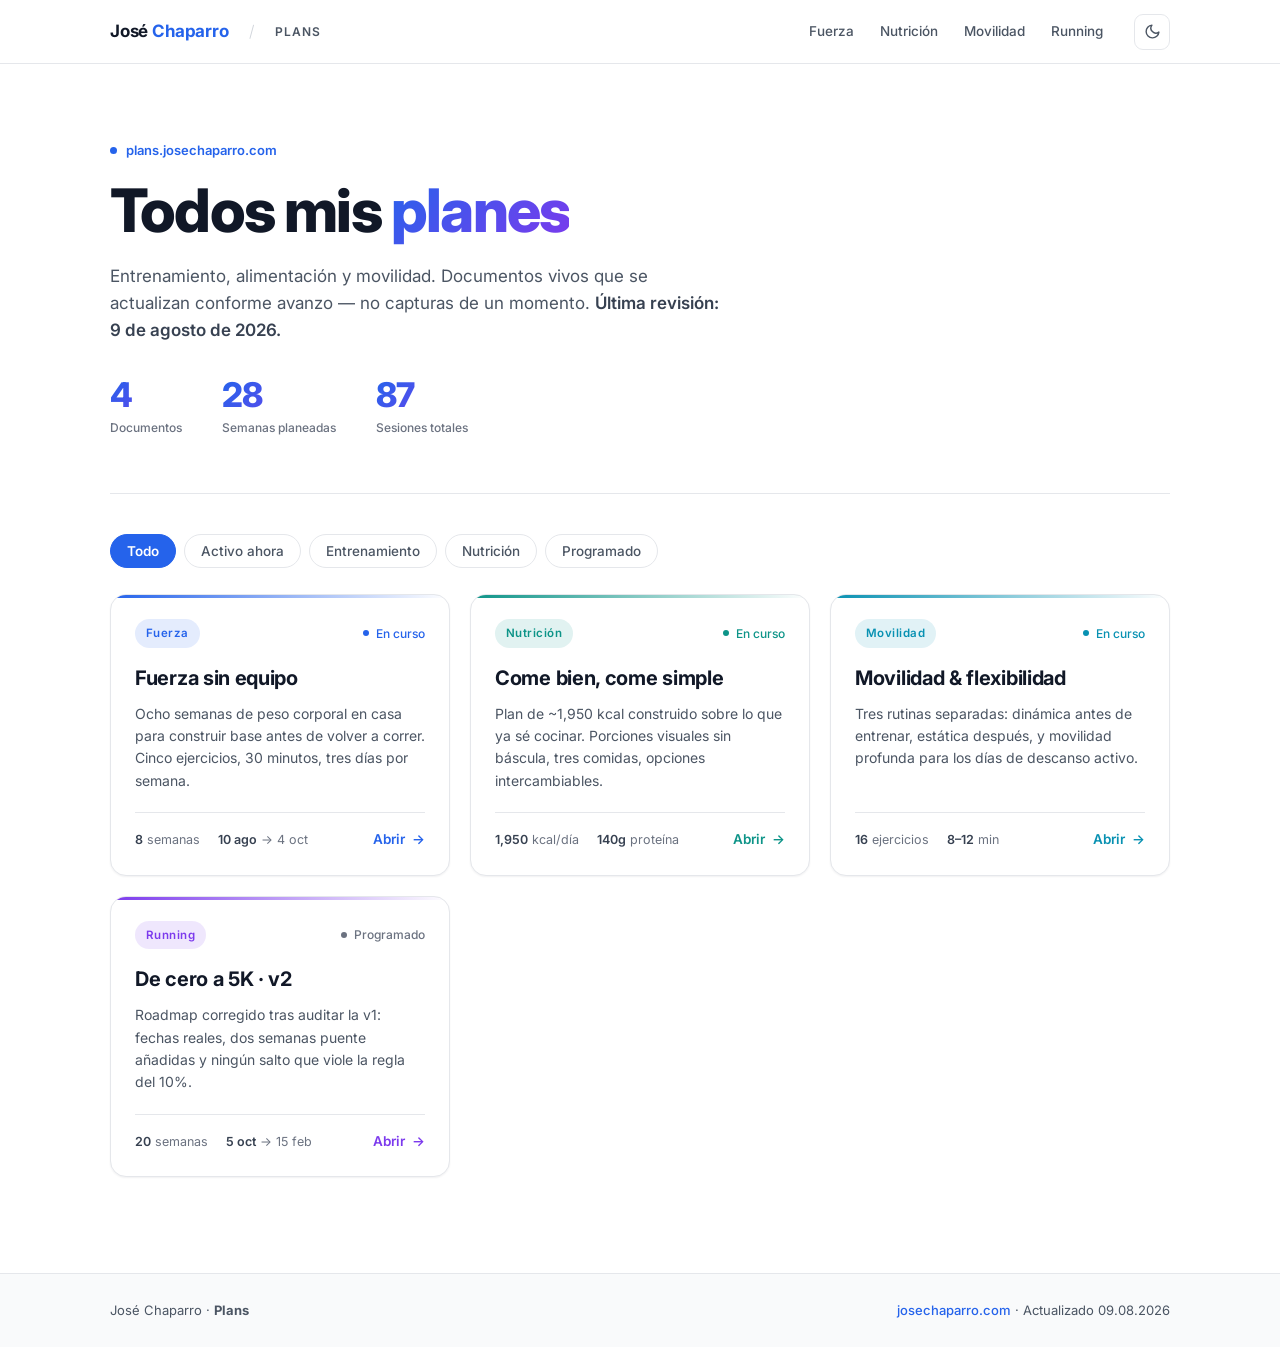
<file: html/index.html>
<!DOCTYPE html>
<html lang="es">
<head>
<meta charset="UTF-8">
<meta name="viewport" content="width=device-width, initial-scale=1.0">
<title>Plans — José Chaparro</title>
<meta name="description" content="Planes de entrenamiento, alimentación y movilidad de José Chaparro. Documentos vivos que se actualizan conforme avanzo.">
<link rel="preconnect" href="https://fonts.googleapis.com">
<link rel="preconnect" href="https://fonts.gstatic.com" crossorigin>
<link href="https://fonts.googleapis.com/css2?family=Inter:wght@300;400;500;600;700;800&display=swap" rel="stylesheet">
<link rel="stylesheet" href="./assets/theme.css?v=2">
<script>
  /* Set the theme before first paint so dark mode never flashes white. */
  (function(){
    try{
      var stored = localStorage.getItem('plans-theme');
      var dark = stored ? stored === 'dark'
                        : window.matchMedia('(prefers-color-scheme: dark)').matches;
      if(dark){ document.documentElement.classList.add('dark'); }
    }catch(e){}
  })();
</script>
<style>
  /* ---------- Hero ---------- */
  .hero {
    padding: 72px 0 56px;
    border-bottom: 1px solid var(--border);
    margin-bottom: 40px;
  }
  .eyebrow {
    display: inline-flex;
    align-items: center;
    gap: 9px;
    font-size: 13px;
    font-weight: 600;
    color: var(--primary);
    margin-bottom: 18px;
  }
  .eyebrow .dot {
    width: 7px; height: 7px;
    border-radius: 50%;
    background: currentColor;
    animation: pulse 2.4s ease-in-out infinite;
  }
  @keyframes pulse { 0%,100%{opacity:1;transform:scale(1)} 50%{opacity:.35;transform:scale(.7)} }

  .hero h1 {
    font-size: clamp(38px, 7vw, 60px);
    font-weight: 800;
    line-height: 1.06;
    letter-spacing: -.03em;
    margin-bottom: 20px;
  }
  .hero p.lede {
    font-size: 17px;
    color: var(--muted);
    max-width: 620px;
    margin-bottom: 34px;
  }
  .hero p.lede b { color: var(--text-soft); font-weight: 600; }

  .stats { display: flex; flex-wrap: wrap; gap: 40px; }
  .stat .n {
    font-size: 34px;
    font-weight: 800;
    line-height: 1;
    letter-spacing: -.02em;
  }
  .stat .l {
    font-size: 12px;
    font-weight: 500;
    color: var(--muted-2);
    margin-top: 6px;
  }

  /* ---------- Filters ---------- */
  .filters {
    display: flex;
    flex-wrap: wrap;
    gap: 8px;
    margin-bottom: 26px;
  }
  .f {
    font-family: inherit;
    font-size: 13.5px;
    font-weight: 500;
    padding: 8px 16px;
    border-radius: 999px;
    border: 1px solid var(--border);
    background: var(--bg);
    color: var(--muted);
    cursor: pointer;
    transition: color .2s, border-color .2s, background-color .2s;
  }
  .f:hover { color: var(--primary); border-color: var(--primary); }
  .f.on {
    background: var(--primary);
    border-color: var(--primary);
    color: #fff;
    font-weight: 600;
  }
  .dark .f.on { color: #111827; }

  /* ---------- Cards ---------- */
  .grid {
    display: grid;
    grid-template-columns: repeat(auto-fill, minmax(310px, 1fr));
    gap: 20px;
  }

  .card {
    position: relative;
    display: flex;
    flex-direction: column;
    min-height: 250px;
    background: var(--bg);
    border: 1px solid var(--border);
    border-radius: var(--radius-lg);
    overflow: hidden;
    text-decoration: none;
    color: inherit;
    box-shadow: var(--shadow-sm);
    transition: transform .25s ease, box-shadow .25s ease, border-color .25s ease;
  }
  .card:hover {
    transform: translateY(-4px);
    box-shadow: var(--shadow-lg);
    border-color: color-mix(in srgb, var(--accent) 45%, var(--border));
  }
  .card::before {
    content: '';
    position: absolute;
    inset: 0 0 auto;
    height: 3px;
    background: linear-gradient(90deg, var(--accent), transparent);
  }

  .card-top {
    display: flex;
    align-items: center;
    justify-content: space-between;
    gap: 12px;
    padding: 24px 24px 0;
  }
  .cat {
    font-size: 11.5px;
    font-weight: 600;
    letter-spacing: .04em;
    padding: 5px 11px;
    border-radius: 999px;
    color: var(--accent);
    background: color-mix(in srgb, var(--accent) 12%, transparent);
  }
  .status {
    display: inline-flex;
    align-items: center;
    gap: 7px;
    font-size: 12px;
    font-weight: 500;
    color: var(--muted-2);
  }
  .status .sd { width: 6px; height: 6px; border-radius: 50%; background: currentColor; }
  .status.live { color: var(--accent); }
  .status.live .sd { animation: ring 2s infinite; }
  @keyframes ring {
    0%   { box-shadow: 0 0 0 0 color-mix(in srgb, var(--accent) 45%, transparent); }
    70%  { box-shadow: 0 0 0 7px transparent; }
    100% { box-shadow: 0 0 0 0 transparent; }
  }

  .card-body { display: flex; flex-direction: column; flex: 1; padding: 14px 24px 24px; }
  .card h3 {
    font-size: 20px;
    font-weight: 700;
    letter-spacing: -.015em;
    margin-bottom: 9px;
  }
  .card p { font-size: 14px; color: var(--muted); flex: 1; }

  .card-foot {
    display: flex;
    align-items: center;
    justify-content: space-between;
    gap: 12px;
    margin-top: 20px;
    padding-top: 16px;
    border-top: 1px solid var(--border);
  }
  .meta { display: flex; gap: 18px; font-size: 12.5px; color: var(--muted-2); }
  .meta b { color: var(--text-soft); font-weight: 600; }
  .go {
    display: inline-flex;
    align-items: center;
    gap: 7px;
    font-size: 13.5px;
    font-weight: 600;
    color: var(--accent);
    transition: gap .2s;
  }
  .card:hover .go { gap: 12px; }

  .empty {
    grid-column: 1 / -1;
    padding: 48px 0;
    text-align: center;
    color: var(--muted-2);
    font-size: 14.5px;
  }

  /* Fallback list shown when theme.js never arrives */
  .card-fallback {
    display: block;
    padding: 22px 24px;
    border: 1px solid var(--border);
    border-radius: var(--radius-lg);
    background: var(--bg);
    color: var(--text);
    font-size: 17px;
    font-weight: 600;
    text-decoration: none;
    box-shadow: var(--shadow-sm);
  }
  .card-fallback:hover { border-color: var(--primary); color: var(--primary); }

  @media (max-width: 600px) {
    .hero { padding: 48px 0 40px; }
    .grid { grid-template-columns: 1fr; }
    .stats { gap: 28px; }
  }
</style>
</head>
<body>

<main class="wrap">

  <section class="hero">
    <div class="eyebrow"><span class="dot"></span> plans.josechaparro.com</div>
    <h1>Todos mis <span class="gradient-text">planes</span></h1>
    <p class="lede">
      Entrenamiento, alimentación y movilidad. Documentos vivos que se actualizan
      conforme avanzo — no capturas de un momento.
      <b>Última revisión: 9 de agosto de 2026.</b>
    </p>
    <div class="stats">
      <!-- Final values are in the markup, not zeros: the counter animation
           overwrites them anyway, and this way the numbers are still right
           if the script never runs. -->
      <div class="stat"><div class="n gradient-text" data-count="4">4</div><div class="l">Documentos</div></div>
      <div class="stat"><div class="n gradient-text" data-count="28">28</div><div class="l">Semanas planeadas</div></div>
      <div class="stat"><div class="n gradient-text" data-count="87">87</div><div class="l">Sesiones totales</div></div>
    </div>
  </section>

  <div class="filters">
    <button class="f on" data-filter="all">Todo</button>
    <button class="f" data-filter="activo">Activo ahora</button>
    <button class="f" data-filter="entrenamiento">Entrenamiento</button>
    <button class="f" data-filter="nutricion">Nutrición</button>
    <button class="f" data-filter="futuro">Programado</button>
  </div>

  <!-- Rendered from the catalogue in theme.js. These links are the fallback:
       if that file fails to load the page still lists every plan instead of
       going blank. renderCards() replaces them. -->
  <div class="grid" id="grid">
    <noscript class="empty">Activá JavaScript para ver la galería completa.</noscript>
    <a class="card-fallback" href="./plan-fuerza-jose.html">Fuerza sin equipo</a>
    <a class="card-fallback" href="./plan-alimenticio-jose.html">Come bien, come simple</a>
    <a class="card-fallback" href="./movilidad-runners.html">Movilidad &amp; flexibilidad</a>
    <a class="card-fallback" href="./running-roadmap-v2.html">De cero a 5K · v2</a>
  </div>

</main>

<footer class="site-footer">
  <div class="footer-inner">
    <div>José Chaparro · <strong>Plans</strong></div>
    <div><a href="https://www.josechaparro.com/">josechaparro.com</a> · Actualizado 09.08.2026</div>
  </div>
</footer>

<script src="./assets/theme.js?v=2"></script>
<script>
(function () {
  'use strict';

  var ACCENT_VAR = {
    strength:  'var(--a-strength)',
    nutrition: 'var(--a-nutrition)',
    mobility:  'var(--a-mobility)',
    running:   'var(--a-running)'
  };

  var grid = document.getElementById('grid');

  /* No catalogue means theme.js never arrived. Leave the fallback links in
     place rather than throwing and wiping the page. */
  if (!window.PlansTheme || !window.PlansTheme.plans) { return; }

  /* Cards come from the shared catalogue in theme.js, so a new plan is
     declared once and appears both here and in the header nav. */
  function renderCards() {
    grid.innerHTML = window.PlansTheme.plans.map(function (plan, i) {
      var meta = plan.meta.map(function (m) {
        return '<span><b>' + m.value + '</b> ' + m.label + '</span>';
      }).join('');

      return '' +
        '<a class="card scroll-reveal" href="./' + plan.file + '"' +
        ' data-tags="' + plan.tags.join(' ') + '"' +
        ' style="--accent:' + ACCENT_VAR[plan.accent] + ';transition-delay:' + (i % 3) * 70 + 'ms">' +
          '<div class="card-top">' +
            '<span class="cat">' + plan.category + '</span>' +
            '<span class="status' + (plan.active ? ' live' : '') + '"><span class="sd"></span>' +
              (plan.active ? 'En curso' : 'Programado') +
            '</span>' +
          '</div>' +
          '<div class="card-body">' +
            '<h3>' + plan.title + '</h3>' +
            '<p>' + plan.summary + '</p>' +
            '<div class="card-foot">' +
              '<div class="meta">' + meta + '</div>' +
              '<span class="go">Abrir <span aria-hidden="true">→</span></span>' +
            '</div>' +
          '</div>' +
        '</a>';
    }).join('');
  }

  function initFilters() {
    var buttons = document.querySelectorAll('.f');
    var cards = Array.prototype.slice.call(grid.querySelectorAll('.card'));

    buttons.forEach(function (btn) {
      btn.addEventListener('click', function () {
        buttons.forEach(function (b) { b.classList.remove('on'); });
        btn.classList.add('on');

        var filter = btn.getAttribute('data-filter');
        var visible = 0;

        cards.forEach(function (card) {
          var tags = card.getAttribute('data-tags') || '';
          var show = filter === 'all' || tags.split(' ').indexOf(filter) !== -1;
          card.style.display = show ? '' : 'none';
          if (show) { visible++; }
        });

        var empty = grid.querySelector('.empty');
        if (!visible && !empty) {
          grid.insertAdjacentHTML('beforeend', '<p class="empty">Nada por acá todavía.</p>');
        } else if (visible && empty) {
          empty.remove();
        }
      });
    });
  }

  function initCounters() {
    var reduced = window.matchMedia('(prefers-reduced-motion: reduce)').matches;

    document.querySelectorAll('[data-count]').forEach(function (el) {
      var target = parseInt(el.getAttribute('data-count'), 10);
      if (reduced) { el.textContent = target; return; }

      var start = null;
      var DURATION = 1400;

      function step(now) {
        if (start === null) { start = now; }
        var progress = Math.min((now - start) / DURATION, 1);
        // easeOutCubic
        var eased = 1 - Math.pow(1 - progress, 3);
        el.textContent = Math.round(target * eased);
        if (progress < 1) { window.requestAnimationFrame(step); }
      }
      window.requestAnimationFrame(step);
    });
  }

  renderCards();
  initFilters();
  initCounters();

  /* The cards were injected after theme.js wired its observer, so reveal
     them here rather than leaving them stuck at opacity 0. */
  window.requestAnimationFrame(function () {
    grid.querySelectorAll('.scroll-reveal').forEach(function (el) {
      el.classList.add('revealed');
    });
  });
})();
</script>
</body>
</html>
</file>
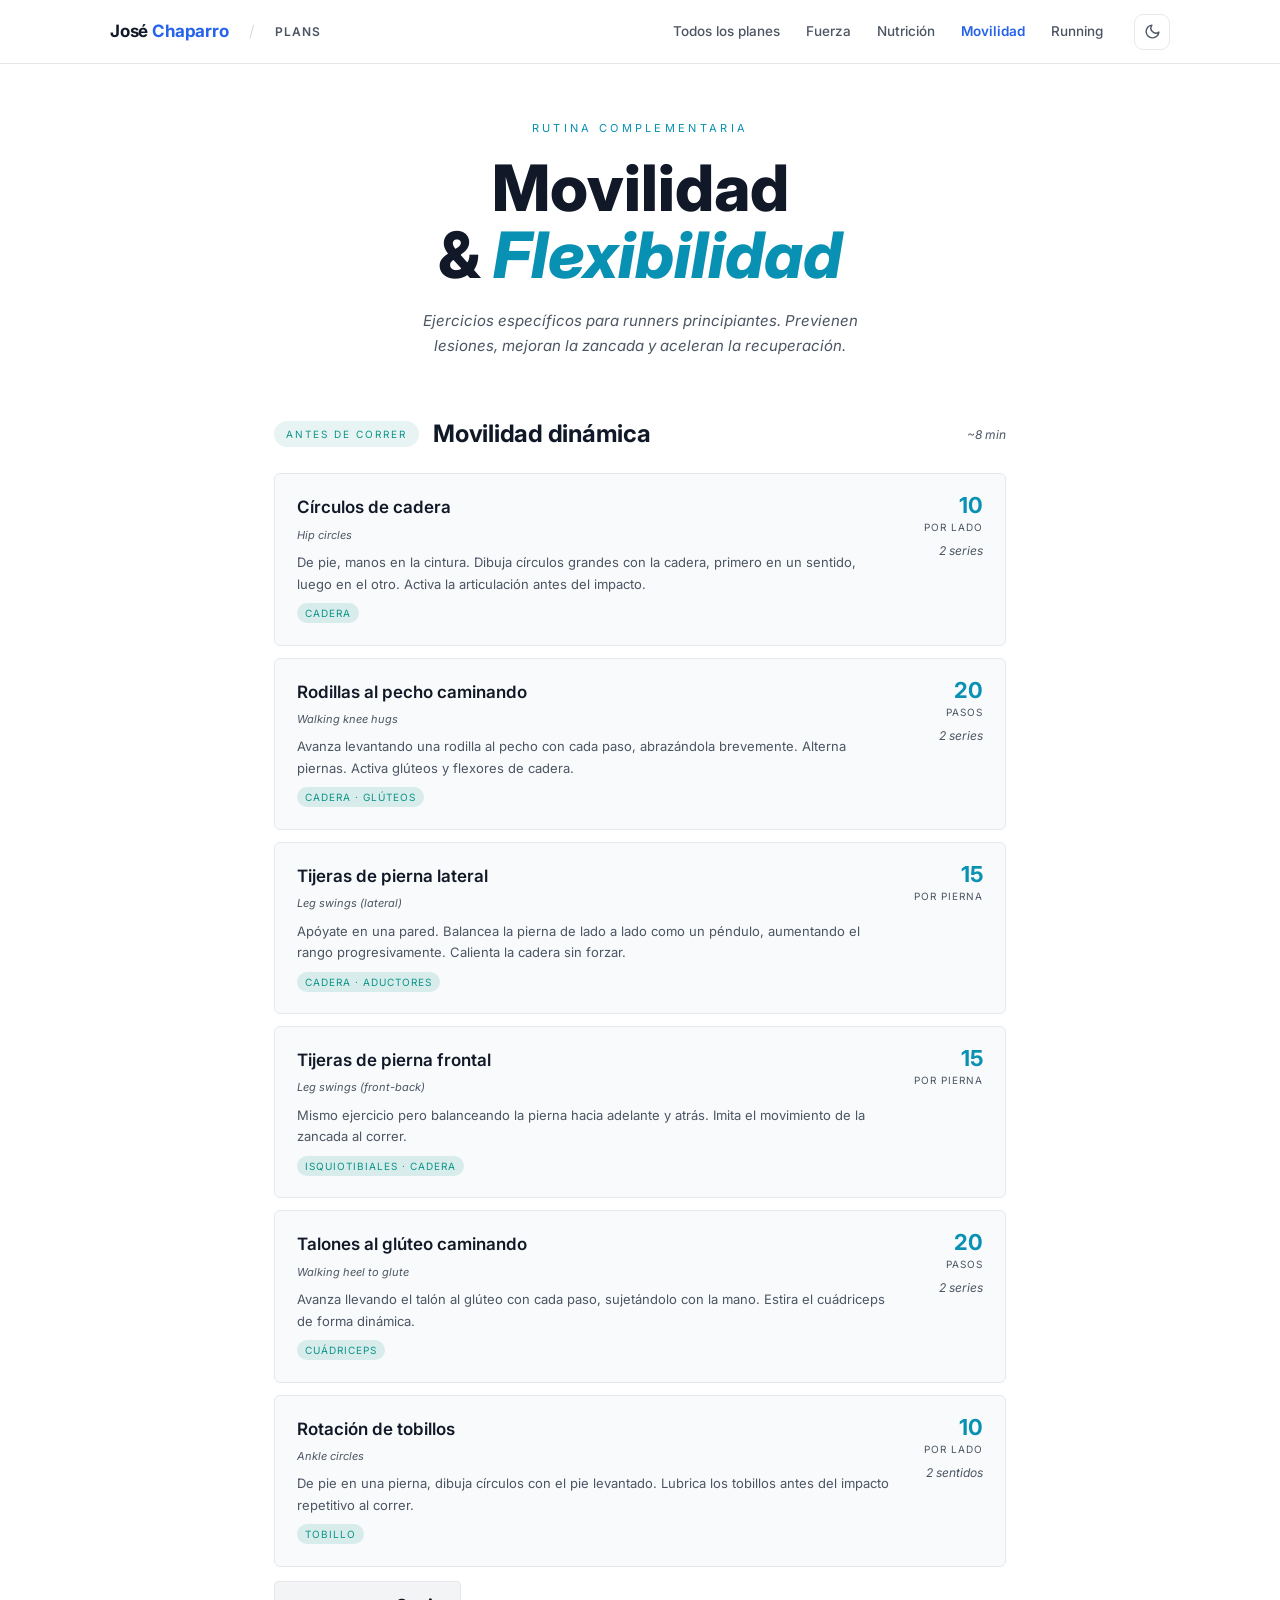
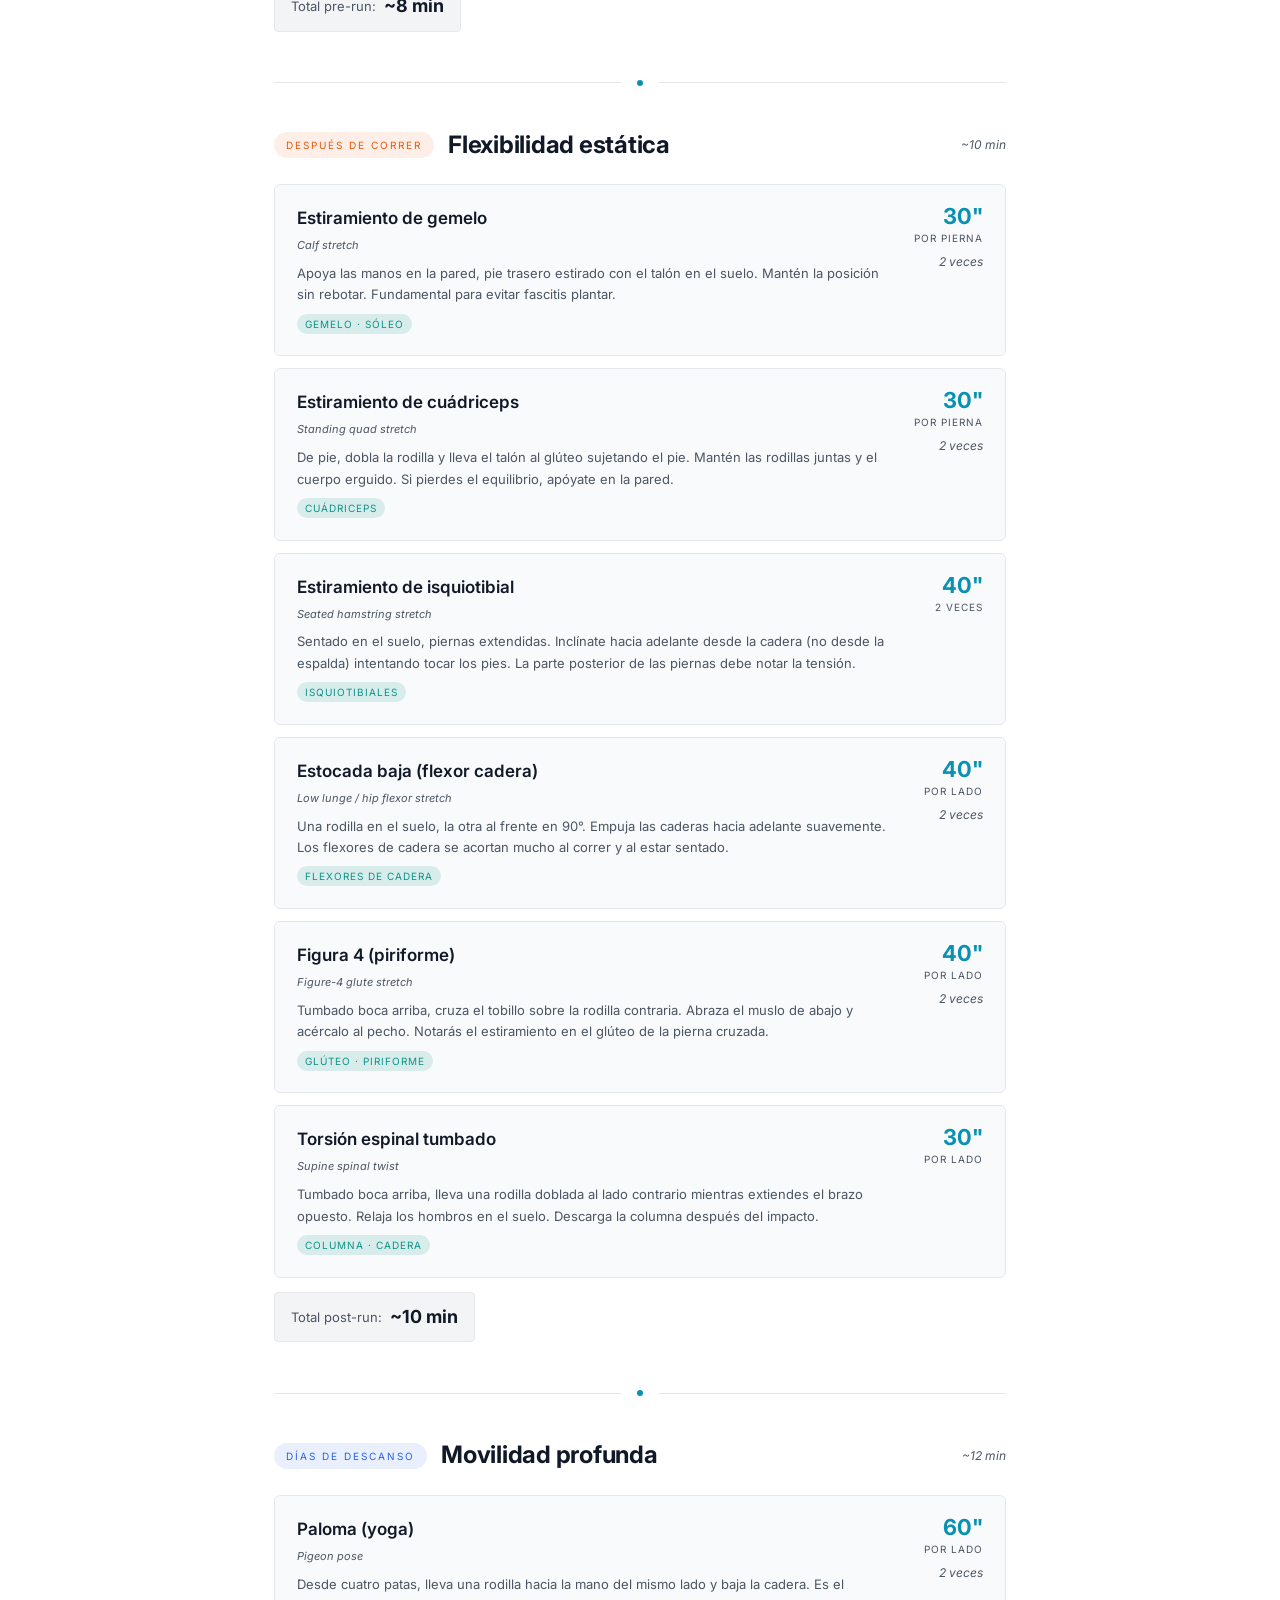
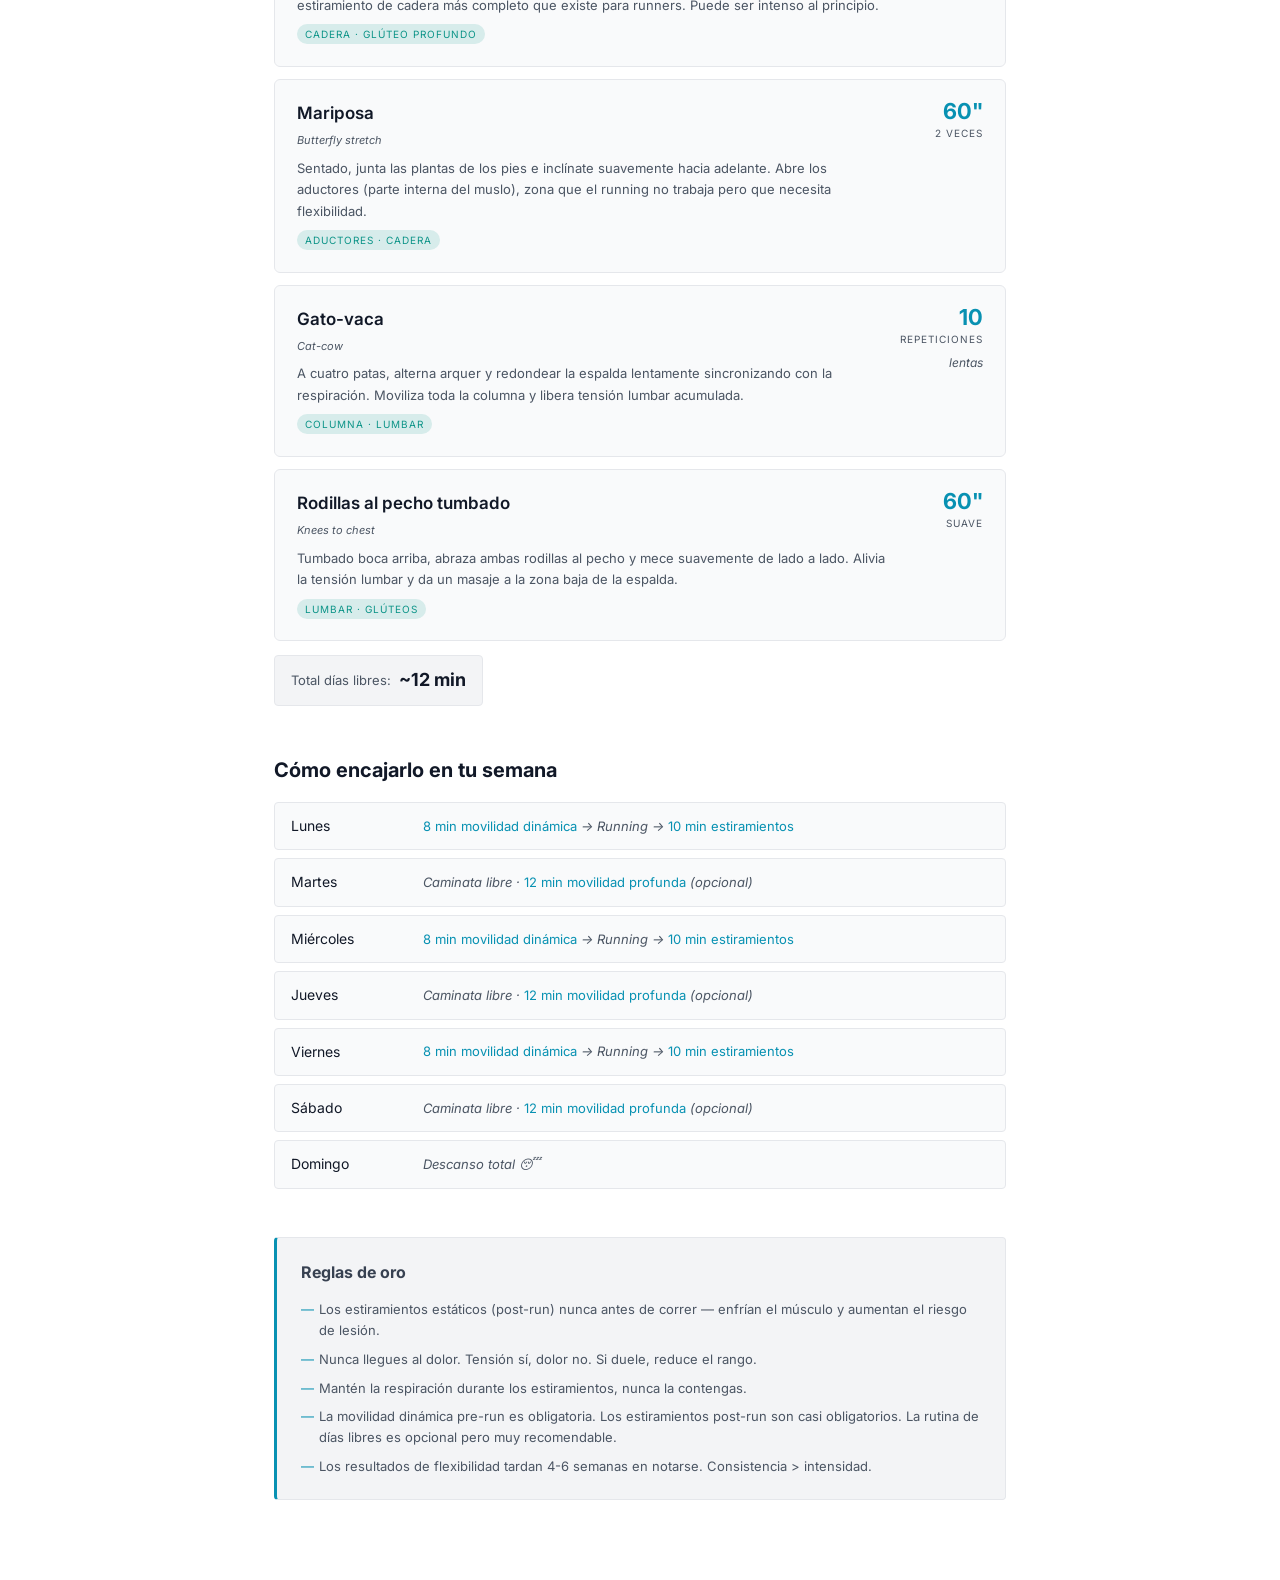
<file: html/movilidad-runners.html>
<!DOCTYPE html>
<html lang="es">
<head>
<meta charset="UTF-8">
<meta name="viewport" content="width=device-width, initial-scale=1.0">
<title>Movilidad & Flexibilidad — Runners</title>
<link rel="preconnect" href="https://fonts.googleapis.com">
<link rel="preconnect" href="https://fonts.gstatic.com" crossorigin>
<link href="https://fonts.googleapis.com/css2?family=Inter:wght@300;400;500;600;700;800&display=swap" rel="stylesheet">
<link rel="stylesheet" href="./assets/theme.css?v=2">
<script>
  /* Set the theme before first paint so dark mode never flashes white. */
  (function(){
    try{
      var stored = localStorage.getItem('plans-theme');
      var dark = stored ? stored === 'dark'
                        : window.matchMedia('(prefers-color-scheme: dark)').matches;
      if(dark){ document.documentElement.classList.add('dark'); }
    }catch(e){}
  })();
</script>
<style>
  /* Only the tokens this page adds on top of the shared theme. The names it
     shares with theme.css (--bg, --border, --muted) are deliberately NOT
     redefined: overriding them here would outrank the .dark block and
     freeze the page in one palette. */
  :root {
    --cream: var(--surface-2);
    --dark: var(--text);
    --brown: var(--text-soft);
    --accent: var(--a-mobility);
    --accent2: var(--a-nutrition);
    --card: var(--surface);
    /* Routine tints, derived from the accents so they follow the theme */
    --pre:  color-mix(in srgb, var(--a-nutrition) 10%, var(--bg));
    --post: color-mix(in srgb, #ea580c 10%, var(--bg));
    --rest: color-mix(in srgb, var(--primary) 10%, var(--bg));
  }

  body { min-height: 100vh; }

  .container {
    max-width: 780px;
    margin: 0 auto;
    padding: 56px 24px 80px;
  }

  /* Header */
  .header {
    text-align: center;
    margin-bottom: 56px;
    animation: fadeIn 0.7s ease both;
  }

  .header-eyebrow {
    font-size: 11px;
    letter-spacing: 0.3em;
    text-transform: uppercase;
    color: var(--accent);
    margin-bottom: 16px;
    font-family: 'Inter', sans-serif;
    font-weight: 400;
  }

  .header h1 {
    font-family: 'Inter', sans-serif;
    font-weight: 800;
    font-size: clamp(38px, 8vw, 64px);
    line-height: 1.05;
    color: var(--dark);
    margin-bottom: 20px;
  }

  .header h1 em {
    font-style: italic;
    color: var(--accent);
  }

  .header-desc {
    font-size: 15px;
    color: var(--muted);
    line-height: 1.7;
    max-width: 480px;
    margin: 0 auto;
    font-style: italic;
  }

  /* Divider */
  .divider {
    display: flex;
    align-items: center;
    gap: 16px;
    margin: 40px 0;
  }
  .divider-line { flex: 1; height: 1px; background: var(--border); }
  .divider-dot { width: 6px; height: 6px; border-radius: 50%; background: var(--accent); }

  /* Section tabs */
  .section {
    margin-bottom: 48px;
    animation: fadeUp 0.6s ease both;
  }

  .section:nth-child(2) { animation-delay: 0.1s; }
  .section:nth-child(3) { animation-delay: 0.2s; }
  .section:nth-child(4) { animation-delay: 0.3s; }

  .section-header {
    display: flex;
    align-items: center;
    gap: 14px;
    margin-bottom: 20px;
  }

  .section-tag {
    font-size: 10px;
    letter-spacing: 0.2em;
    text-transform: uppercase;
    font-weight: 400;
    padding: 5px 12px;
    border-radius: 20px;
    font-family: 'Inter', sans-serif;
  }

  .tag-pre { background: var(--pre); color: var(--a-nutrition); }
  .tag-post { background: var(--post); color: #ea580c; }
  .tag-rest { background: var(--rest); color: var(--primary); }
  .dark .tag-post { color: #fb923c; }

  .section-title {
    font-family: 'Inter', sans-serif;
    font-weight: 700;
    letter-spacing: -.01em;
    font-size: 24px;
    color: var(--dark);
  }

  .section-subtitle {
    font-size: 12px;
    color: var(--muted);
    margin-left: auto;
    font-style: italic;
  }

  /* Exercise cards */
  .exercises {
    display: grid;
    gap: 12px;
  }

  .ex-card {
    background: var(--card);
    border: 1px solid var(--border);
    border-radius: 6px;
    padding: 20px 22px;
    display: grid;
    grid-template-columns: 1fr auto;
    gap: 12px;
    align-items: start;
    transition: box-shadow 0.2s, transform 0.2s;
    cursor: default;
  }

  .ex-card:hover {
    box-shadow: var(--shadow);
    transform: translateY(-1px);
  }

  .ex-left {}

  .ex-name {
    font-family: 'Inter', sans-serif;
    font-weight: 600;
    font-size: 17px;
    color: var(--dark);
    margin-bottom: 5px;
  }

  .ex-name-en {
    font-size: 11px;
    color: var(--muted);
    font-style: italic;
    margin-bottom: 8px;
    font-family: 'Inter', sans-serif;
  }

  .ex-desc {
    font-size: 13px;
    color: var(--muted);
    line-height: 1.65;
  }

  .ex-zone {
    display: inline-block;
    font-size: 10px;
    letter-spacing: 0.1em;
    text-transform: uppercase;
    color: var(--accent2);
    background: color-mix(in srgb, var(--accent2) 14%, transparent);
    padding: 2px 8px;
    border-radius: 10px;
    margin-top: 8px;
    font-family: 'Inter', sans-serif;
  }

  .ex-right {
    text-align: right;
    min-width: 80px;
  }

  .ex-time {
    font-family: 'Inter', sans-serif;
    font-weight: 700;
    font-size: 22px;
    color: var(--accent);
    line-height: 1;
  }

  .ex-time-label {
    font-size: 10px;
    color: var(--muted);
    letter-spacing: 0.1em;
    text-transform: uppercase;
    margin-top: 3px;
    font-family: 'Inter', sans-serif;
  }

  .ex-reps {
    font-size: 12px;
    color: var(--muted);
    margin-top: 6px;
    font-style: italic;
  }

  /* Total time badge */
  .total-badge {
    display: inline-flex;
    align-items: center;
    gap: 8px;
    background: var(--cream);
    border: 1px solid var(--border);
    border-radius: 4px;
    padding: 10px 16px;
    margin-top: 14px;
    font-size: 13px;
    color: var(--muted);
  }

  .total-badge strong {
    font-family: 'Inter', sans-serif;
    font-size: 18px;
    color: var(--dark);
    font-weight: 700;
  }

  /* Tips box */
  .tips-box {
    background: var(--cream);
    border: 1px solid var(--border);
    border-left: 3px solid var(--accent);
    border-radius: 4px;
    padding: 22px 24px;
    margin-top: 48px;
    animation: fadeUp 0.6s 0.4s ease both;
  }

  .tips-title {
    font-family: 'Inter', sans-serif;
    font-weight: 700;
    font-size: 16px;
    margin-bottom: 14px;
    color: var(--brown);
  }

  .tips-list {
    list-style: none;
    display: grid;
    gap: 8px;
  }

  .tips-list li {
    font-size: 13px;
    color: var(--muted);
    line-height: 1.6;
    padding-left: 18px;
    position: relative;
  }

  .tips-list li::before {
    content: '—';
    position: absolute;
    left: 0;
    color: var(--accent);
  }

  /* Schedule summary */
  .schedule {
    margin-top: 48px;
    animation: fadeUp 0.6s 0.5s ease both;
  }

  .schedule-title {
    font-family: 'Inter', sans-serif;
    font-weight: 700;
    font-size: 20px;
    margin-bottom: 16px;
    color: var(--dark);
  }

  .schedule-grid {
    display: grid;
    gap: 8px;
  }

  .schedule-row {
    display: grid;
    grid-template-columns: 120px 1fr;
    gap: 12px;
    align-items: center;
    padding: 12px 16px;
    background: var(--card);
    border: 1px solid var(--border);
    border-radius: 4px;
    font-size: 13px;
  }

  .schedule-day {
    font-family: 'Inter', sans-serif;
    font-size: 14px;
    color: var(--dark);
  }

  .schedule-activity {
    color: var(--muted);
    font-style: italic;
  }

  .schedule-activity span {
    color: var(--accent);
    font-style: normal;
    font-weight: 400;
  }

  @keyframes fadeIn {
    from { opacity: 0; }
    to { opacity: 1; }
  }

  @keyframes fadeUp {
    from { opacity: 0; transform: translateY(14px); }
    to { opacity: 1; transform: translateY(0); }
  }

  @media (max-width: 520px) {
    .ex-card { grid-template-columns: 1fr; }
    .ex-right { text-align: left; display: flex; align-items: center; gap: 10px; }
    .schedule-row { grid-template-columns: 1fr; gap: 4px; }
  }
</style>
</head>
<body>
<div class="container">

  <!-- Header -->
  <div class="header">
    <div class="header-eyebrow">Rutina complementaria</div>
    <h1>Movilidad<br>& <em>Flexibilidad</em></h1>
    <p class="header-desc">Ejercicios específicos para runners principiantes. Previenen lesiones, mejoran la zancada y aceleran la recuperación.</p>
  </div>

  <!-- PRE-RUN -->
  <div class="section">
    <div class="section-header">
      <span class="section-tag tag-pre">Antes de correr</span>
      <span class="section-title">Movilidad dinámica</span>
      <span class="section-subtitle">~8 min</span>
    </div>
    <div class="exercises">

      <div class="ex-card">
        <div class="ex-left">
          <div class="ex-name">Círculos de cadera</div>
          <div class="ex-name-en">Hip circles</div>
          <div class="ex-desc">De pie, manos en la cintura. Dibuja círculos grandes con la cadera, primero en un sentido, luego en el otro. Activa la articulación antes del impacto.</div>
          <div class="ex-zone">Cadera</div>
        </div>
        <div class="ex-right">
          <div class="ex-time">10</div>
          <div class="ex-time-label">por lado</div>
          <div class="ex-reps">2 series</div>
        </div>
      </div>

      <div class="ex-card">
        <div class="ex-left">
          <div class="ex-name">Rodillas al pecho caminando</div>
          <div class="ex-name-en">Walking knee hugs</div>
          <div class="ex-desc">Avanza levantando una rodilla al pecho con cada paso, abrazándola brevemente. Alterna piernas. Activa glúteos y flexores de cadera.</div>
          <div class="ex-zone">Cadera · Glúteos</div>
        </div>
        <div class="ex-right">
          <div class="ex-time">20</div>
          <div class="ex-time-label">pasos</div>
          <div class="ex-reps">2 series</div>
        </div>
      </div>

      <div class="ex-card">
        <div class="ex-left">
          <div class="ex-name">Tijeras de pierna lateral</div>
          <div class="ex-name-en">Leg swings (lateral)</div>
          <div class="ex-desc">Apóyate en una pared. Balancea la pierna de lado a lado como un péndulo, aumentando el rango progresivamente. Calienta la cadera sin forzar.</div>
          <div class="ex-zone">Cadera · Aductores</div>
        </div>
        <div class="ex-right">
          <div class="ex-time">15</div>
          <div class="ex-time-label">por pierna</div>
        </div>
      </div>

      <div class="ex-card">
        <div class="ex-left">
          <div class="ex-name">Tijeras de pierna frontal</div>
          <div class="ex-name-en">Leg swings (front-back)</div>
          <div class="ex-desc">Mismo ejercicio pero balanceando la pierna hacia adelante y atrás. Imita el movimiento de la zancada al correr.</div>
          <div class="ex-zone">Isquiotibiales · Cadera</div>
        </div>
        <div class="ex-right">
          <div class="ex-time">15</div>
          <div class="ex-time-label">por pierna</div>
        </div>
      </div>

      <div class="ex-card">
        <div class="ex-left">
          <div class="ex-name">Talones al glúteo caminando</div>
          <div class="ex-name-en">Walking heel to glute</div>
          <div class="ex-desc">Avanza llevando el talón al glúteo con cada paso, sujetándolo con la mano. Estira el cuádriceps de forma dinámica.</div>
          <div class="ex-zone">Cuádriceps</div>
        </div>
        <div class="ex-right">
          <div class="ex-time">20</div>
          <div class="ex-time-label">pasos</div>
          <div class="ex-reps">2 series</div>
        </div>
      </div>

      <div class="ex-card">
        <div class="ex-left">
          <div class="ex-name">Rotación de tobillos</div>
          <div class="ex-name-en">Ankle circles</div>
          <div class="ex-desc">De pie en una pierna, dibuja círculos con el pie levantado. Lubrica los tobillos antes del impacto repetitivo al correr.</div>
          <div class="ex-zone">Tobillo</div>
        </div>
        <div class="ex-right">
          <div class="ex-time">10</div>
          <div class="ex-time-label">por lado</div>
          <div class="ex-reps">2 sentidos</div>
        </div>
      </div>

    </div>
    <div class="total-badge">Total pre-run: <strong>~8 min</strong></div>
  </div>

  <div class="divider"><div class="divider-line"></div><div class="divider-dot"></div><div class="divider-line"></div></div>

  <!-- POST-RUN -->
  <div class="section">
    <div class="section-header">
      <span class="section-tag tag-post">Después de correr</span>
      <span class="section-title">Flexibilidad estática</span>
      <span class="section-subtitle">~10 min</span>
    </div>
    <div class="exercises">

      <div class="ex-card">
        <div class="ex-left">
          <div class="ex-name">Estiramiento de gemelo</div>
          <div class="ex-name-en">Calf stretch</div>
          <div class="ex-desc">Apoya las manos en la pared, pie trasero estirado con el talón en el suelo. Mantén la posición sin rebotar. Fundamental para evitar fascitis plantar.</div>
          <div class="ex-zone">Gemelo · Sóleo</div>
        </div>
        <div class="ex-right">
          <div class="ex-time">30"</div>
          <div class="ex-time-label">por pierna</div>
          <div class="ex-reps">2 veces</div>
        </div>
      </div>

      <div class="ex-card">
        <div class="ex-left">
          <div class="ex-name">Estiramiento de cuádriceps</div>
          <div class="ex-name-en">Standing quad stretch</div>
          <div class="ex-desc">De pie, dobla la rodilla y lleva el talón al glúteo sujetando el pie. Mantén las rodillas juntas y el cuerpo erguido. Si pierdes el equilibrio, apóyate en la pared.</div>
          <div class="ex-zone">Cuádriceps</div>
        </div>
        <div class="ex-right">
          <div class="ex-time">30"</div>
          <div class="ex-time-label">por pierna</div>
          <div class="ex-reps">2 veces</div>
        </div>
      </div>

      <div class="ex-card">
        <div class="ex-left">
          <div class="ex-name">Estiramiento de isquiotibial</div>
          <div class="ex-name-en">Seated hamstring stretch</div>
          <div class="ex-desc">Sentado en el suelo, piernas extendidas. Inclínate hacia adelante desde la cadera (no desde la espalda) intentando tocar los pies. La parte posterior de las piernas debe notar la tensión.</div>
          <div class="ex-zone">Isquiotibiales</div>
        </div>
        <div class="ex-right">
          <div class="ex-time">40"</div>
          <div class="ex-time-label">2 veces</div>
        </div>
      </div>

      <div class="ex-card">
        <div class="ex-left">
          <div class="ex-name">Estocada baja (flexor cadera)</div>
          <div class="ex-name-en">Low lunge / hip flexor stretch</div>
          <div class="ex-desc">Una rodilla en el suelo, la otra al frente en 90°. Empuja las caderas hacia adelante suavemente. Los flexores de cadera se acortan mucho al correr y al estar sentado.</div>
          <div class="ex-zone">Flexores de cadera</div>
        </div>
        <div class="ex-right">
          <div class="ex-time">40"</div>
          <div class="ex-time-label">por lado</div>
          <div class="ex-reps">2 veces</div>
        </div>
      </div>

      <div class="ex-card">
        <div class="ex-left">
          <div class="ex-name">Figura 4 (piriforme)</div>
          <div class="ex-name-en">Figure-4 glute stretch</div>
          <div class="ex-desc">Tumbado boca arriba, cruza el tobillo sobre la rodilla contraria. Abraza el muslo de abajo y acércalo al pecho. Notarás el estiramiento en el glúteo de la pierna cruzada.</div>
          <div class="ex-zone">Glúteo · Piriforme</div>
        </div>
        <div class="ex-right">
          <div class="ex-time">40"</div>
          <div class="ex-time-label">por lado</div>
          <div class="ex-reps">2 veces</div>
        </div>
      </div>

      <div class="ex-card">
        <div class="ex-left">
          <div class="ex-name">Torsión espinal tumbado</div>
          <div class="ex-name-en">Supine spinal twist</div>
          <div class="ex-desc">Tumbado boca arriba, lleva una rodilla doblada al lado contrario mientras extiendes el brazo opuesto. Relaja los hombros en el suelo. Descarga la columna después del impacto.</div>
          <div class="ex-zone">Columna · Cadera</div>
        </div>
        <div class="ex-right">
          <div class="ex-time">30"</div>
          <div class="ex-time-label">por lado</div>
        </div>
      </div>

    </div>
    <div class="total-badge">Total post-run: <strong>~10 min</strong></div>
  </div>

  <div class="divider"><div class="divider-line"></div><div class="divider-dot"></div><div class="divider-line"></div></div>

  <!-- DÍAS DE DESCANSO -->
  <div class="section">
    <div class="section-header">
      <span class="section-tag tag-rest">Días de descanso</span>
      <span class="section-title">Movilidad profunda</span>
      <span class="section-subtitle">~12 min</span>
    </div>
    <div class="exercises">

      <div class="ex-card">
        <div class="ex-left">
          <div class="ex-name">Paloma (yoga)</div>
          <div class="ex-name-en">Pigeon pose</div>
          <div class="ex-desc">Desde cuatro patas, lleva una rodilla hacia la mano del mismo lado y baja la cadera. Es el estiramiento de cadera más completo que existe para runners. Puede ser intenso al principio.</div>
          <div class="ex-zone">Cadera · Glúteo profundo</div>
        </div>
        <div class="ex-right">
          <div class="ex-time">60"</div>
          <div class="ex-time-label">por lado</div>
          <div class="ex-reps">2 veces</div>
        </div>
      </div>

      <div class="ex-card">
        <div class="ex-left">
          <div class="ex-name">Mariposa</div>
          <div class="ex-name-en">Butterfly stretch</div>
          <div class="ex-desc">Sentado, junta las plantas de los pies e inclínate suavemente hacia adelante. Abre los aductores (parte interna del muslo), zona que el running no trabaja pero que necesita flexibilidad.</div>
          <div class="ex-zone">Aductores · Cadera</div>
        </div>
        <div class="ex-right">
          <div class="ex-time">60"</div>
          <div class="ex-time-label">2 veces</div>
        </div>
      </div>

      <div class="ex-card">
        <div class="ex-left">
          <div class="ex-name">Gato-vaca</div>
          <div class="ex-name-en">Cat-cow</div>
          <div class="ex-desc">A cuatro patas, alterna arquer y redondear la espalda lentamente sincronizando con la respiración. Moviliza toda la columna y libera tensión lumbar acumulada.</div>
          <div class="ex-zone">Columna · Lumbar</div>
        </div>
        <div class="ex-right">
          <div class="ex-time">10</div>
          <div class="ex-time-label">repeticiones</div>
          <div class="ex-reps">lentas</div>
        </div>
      </div>

      <div class="ex-card">
        <div class="ex-left">
          <div class="ex-name">Rodillas al pecho tumbado</div>
          <div class="ex-name-en">Knees to chest</div>
          <div class="ex-desc">Tumbado boca arriba, abraza ambas rodillas al pecho y mece suavemente de lado a lado. Alivia la tensión lumbar y da un masaje a la zona baja de la espalda.</div>
          <div class="ex-zone">Lumbar · Glúteos</div>
        </div>
        <div class="ex-right">
          <div class="ex-time">60"</div>
          <div class="ex-time-label">suave</div>
        </div>
      </div>

    </div>
    <div class="total-badge">Total días libres: <strong>~12 min</strong></div>
  </div>

  <!-- Schedule -->
  <div class="schedule">
    <div class="schedule-title">Cómo encajarlo en tu semana</div>
    <div class="schedule-grid">
      <div class="schedule-row">
        <div class="schedule-day">Lunes</div>
        <div class="schedule-activity"><span>8 min movilidad dinámica</span> → Running → <span>10 min estiramientos</span></div>
      </div>
      <div class="schedule-row">
        <div class="schedule-day">Martes</div>
        <div class="schedule-activity">Caminata libre · <span>12 min movilidad profunda</span> (opcional)</div>
      </div>
      <div class="schedule-row">
        <div class="schedule-day">Miércoles</div>
        <div class="schedule-activity"><span>8 min movilidad dinámica</span> → Running → <span>10 min estiramientos</span></div>
      </div>
      <div class="schedule-row">
        <div class="schedule-day">Jueves</div>
        <div class="schedule-activity">Caminata libre · <span>12 min movilidad profunda</span> (opcional)</div>
      </div>
      <div class="schedule-row">
        <div class="schedule-day">Viernes</div>
        <div class="schedule-activity"><span>8 min movilidad dinámica</span> → Running → <span>10 min estiramientos</span></div>
      </div>
      <div class="schedule-row">
        <div class="schedule-day">Sábado</div>
        <div class="schedule-activity">Caminata libre · <span>12 min movilidad profunda</span> (opcional)</div>
      </div>
      <div class="schedule-row">
        <div class="schedule-day">Domingo</div>
        <div class="schedule-activity">Descanso total 😴</div>
      </div>
    </div>
  </div>

  <!-- Tips -->
  <div class="tips-box">
    <div class="tips-title">Reglas de oro</div>
    <ul class="tips-list">
      <li>Los estiramientos estáticos (post-run) nunca antes de correr — enfrían el músculo y aumentan el riesgo de lesión.</li>
      <li>Nunca llegues al dolor. Tensión sí, dolor no. Si duele, reduce el rango.</li>
      <li>Mantén la respiración durante los estiramientos, nunca la contengas.</li>
      <li>La movilidad dinámica pre-run es obligatoria. Los estiramientos post-run son casi obligatorios. La rutina de días libres es opcional pero muy recomendable.</li>
      <li>Los resultados de flexibilidad tardan 4-6 semanas en notarse. Consistencia > intensidad.</li>
    </ul>
  </div>

</div>
<script src="./assets/theme.js?v=2"></script>
</body>
</html>
</file>
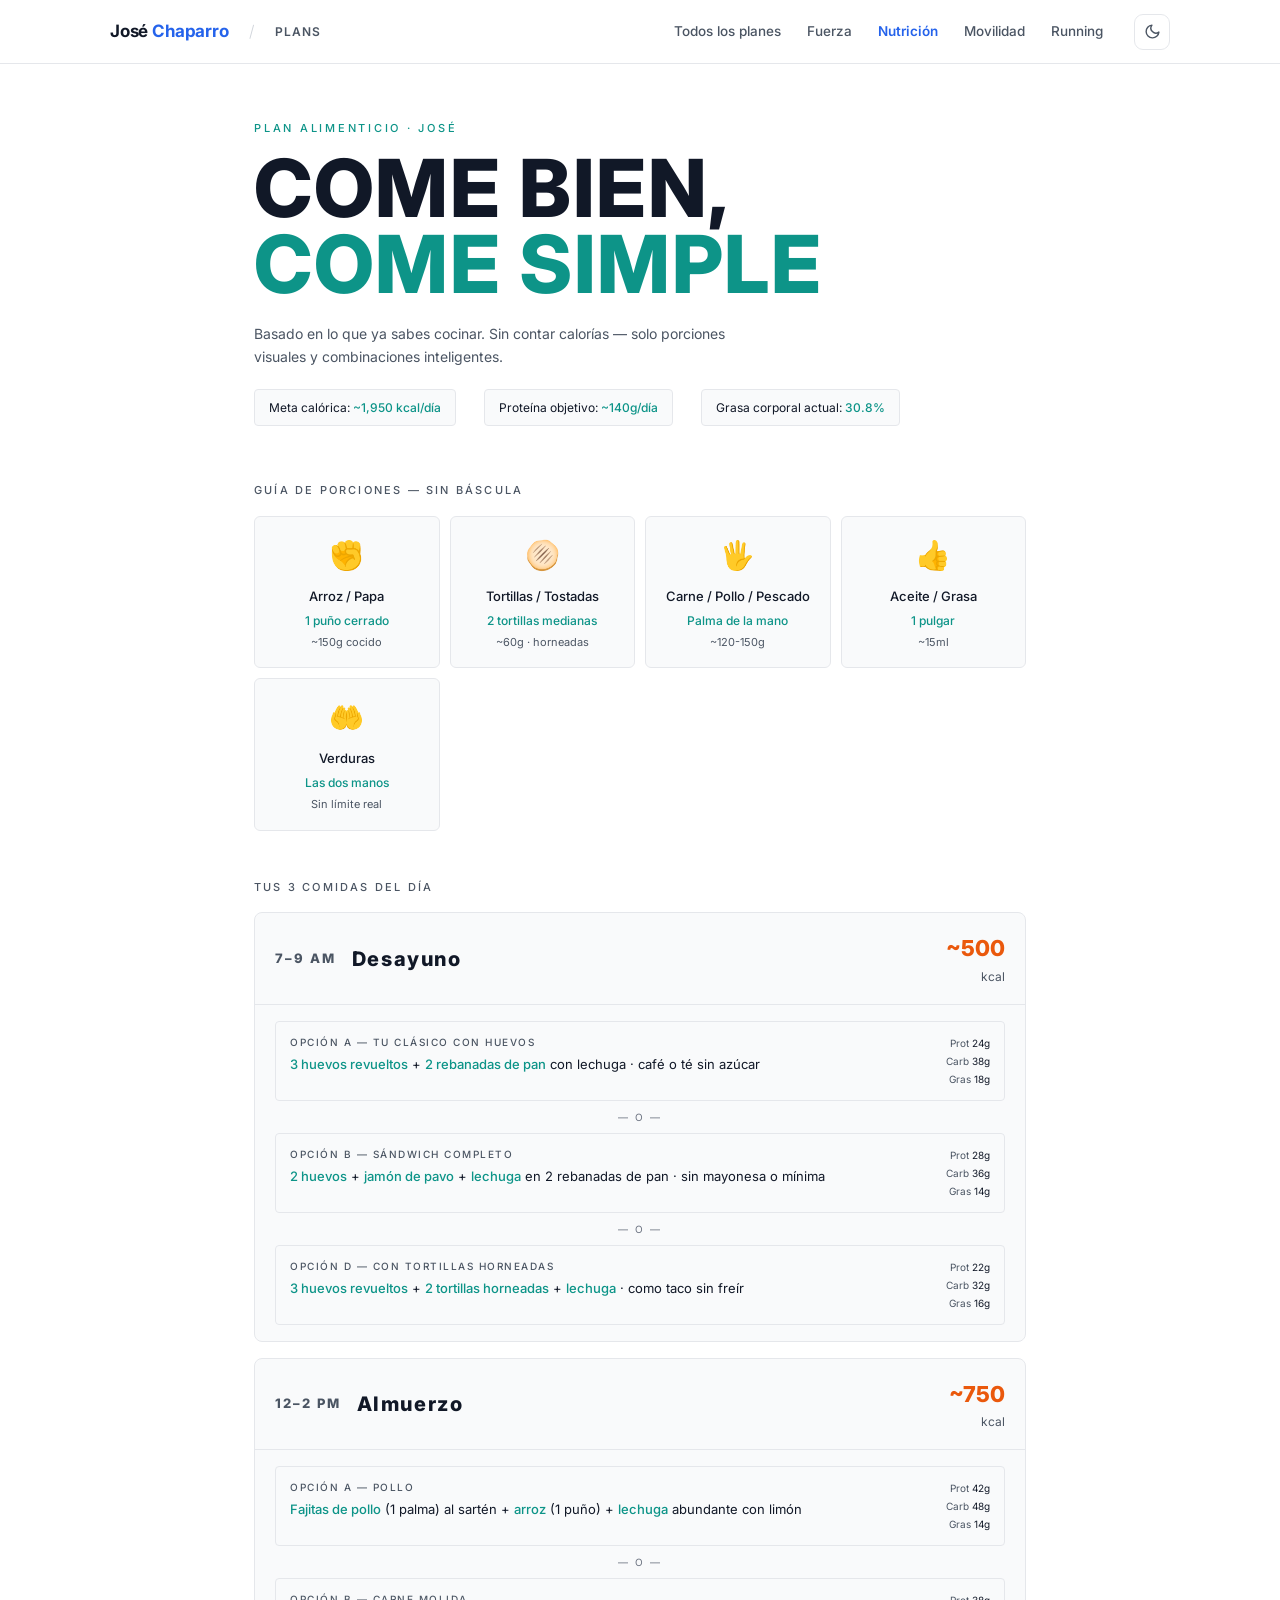
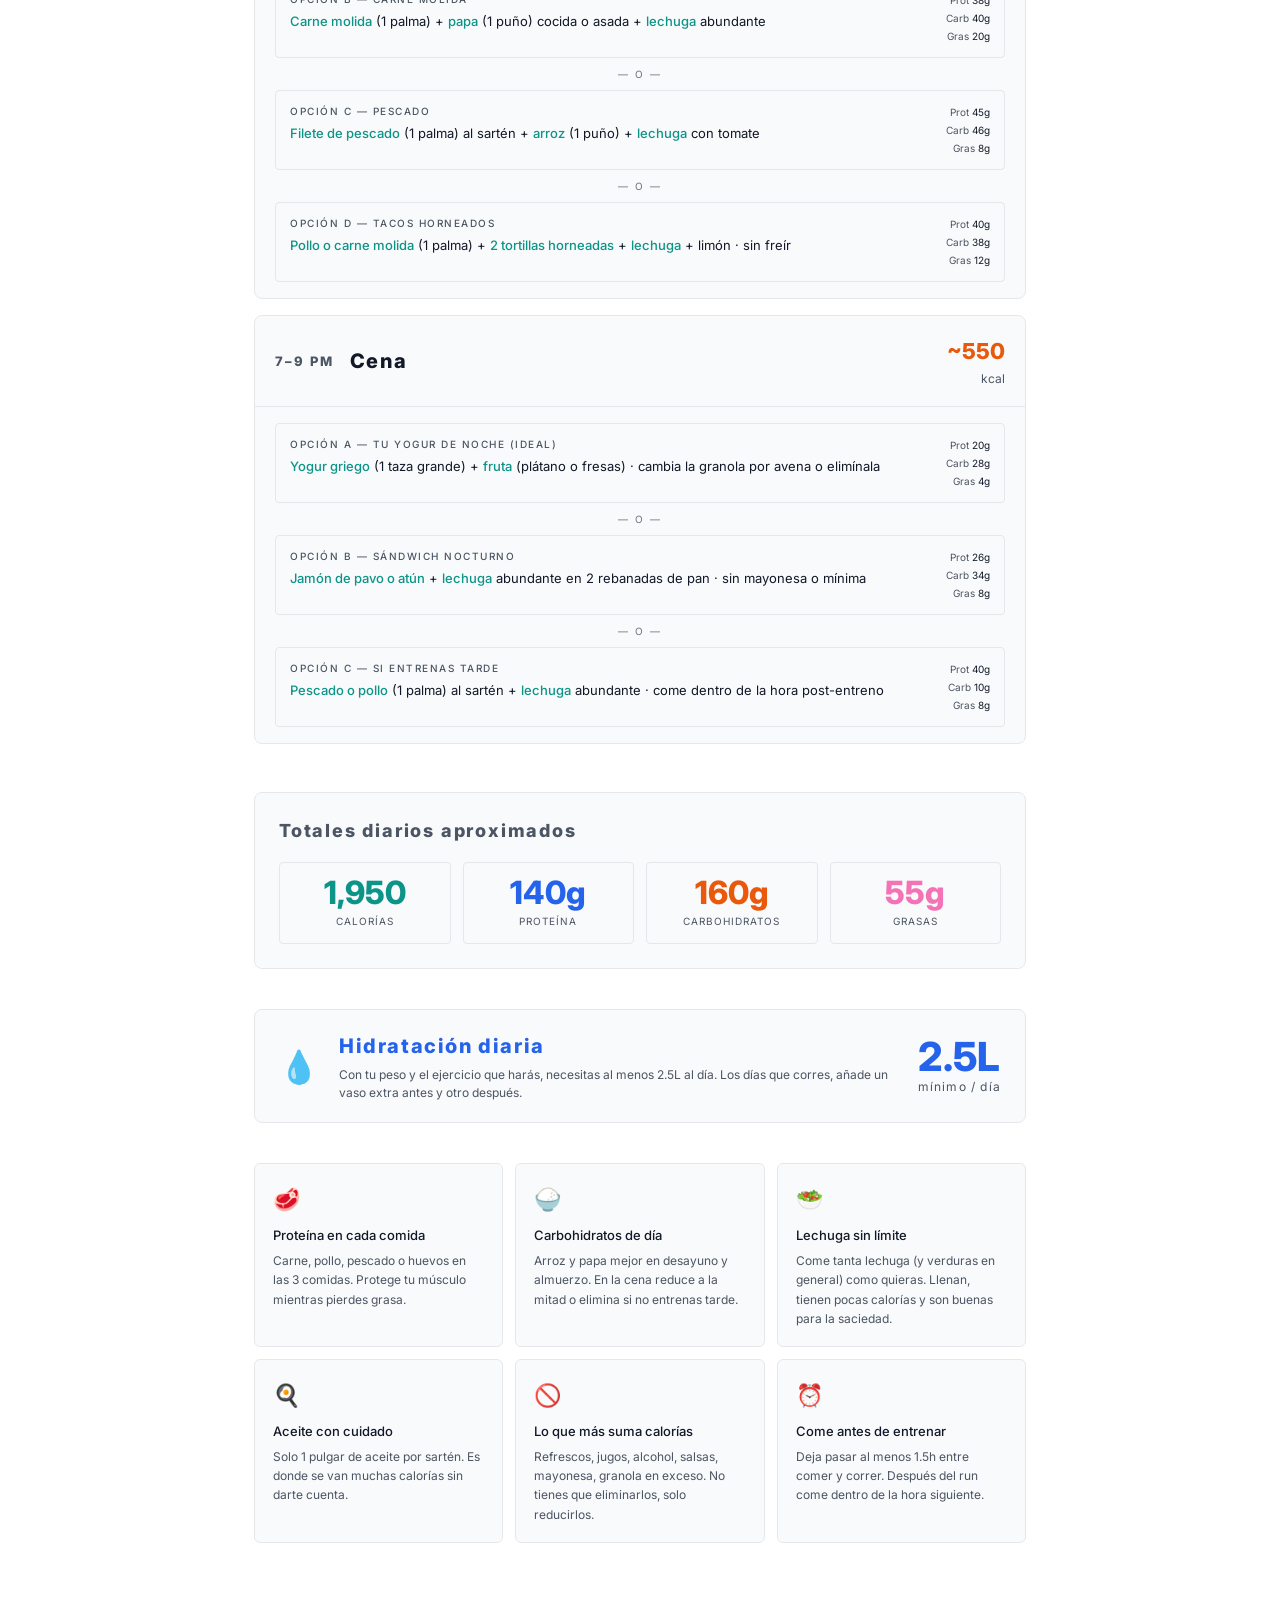
<file: html/plan-alimenticio-jose.html>
<!DOCTYPE html>
<html lang="es">
<head>
<meta charset="UTF-8">
<meta name="viewport" content="width=device-width, initial-scale=1.0">
<title>Plan Alimenticio — José</title>
<link rel="preconnect" href="https://fonts.googleapis.com">
<link rel="preconnect" href="https://fonts.gstatic.com" crossorigin>
<link href="https://fonts.googleapis.com/css2?family=Inter:wght@300;400;500;600;700;800&display=swap" rel="stylesheet">
<link rel="stylesheet" href="./assets/theme.css?v=2">
<script>
  /* Set the theme before first paint so dark mode never flashes white. */
  (function(){
    try{
      var stored = localStorage.getItem('plans-theme');
      var dark = stored ? stored === 'dark'
                        : window.matchMedia('(prefers-color-scheme: dark)').matches;
      if(dark){ document.documentElement.classList.add('dark'); }
    }catch(e){}
  })();
</script>
<style>
  /* Only the tokens this page adds on top of the shared theme. The names it
     shares with theme.css (--bg, --surface, --border, --text, --muted) are
     deliberately NOT redefined: overriding them here would outrank the .dark
     block and freeze the page in one palette. */
  :root {
    --card: var(--surface);
    --accent: var(--a-nutrition);
    --accent2: #ea580c;
    --accent3: var(--primary);
    --muted2: var(--muted-2);
  }
  .dark { --accent2: #fb923c; }

  body { min-height: 100vh; }

  .container {
    max-width: 820px;
    margin: 0 auto;
    padding: 56px 24px 80px;
  }

  /* Header */
  .header {
    margin-bottom: 56px;
    animation: fadeUp 0.6s ease both;
  }

  .eyebrow {
    font-size: 11px;
    letter-spacing: 0.25em;
    text-transform: uppercase;
    color: var(--accent);
    margin-bottom: 12px;
    font-weight: 500;
  }

  h1 {
    font-family: 'Inter', sans-serif;
    font-weight: 800;
    font-size: clamp(48px, 10vw, 80px);
    line-height: 0.95;
    letter-spacing: 0.02em;
    margin-bottom: 20px;
  }

  h1 span { color: var(--accent); }

  .header-meta {
    display: flex;
    gap: 28px;
    flex-wrap: wrap;
    margin-top: 20px;
  }

  .meta-pill {
    background: var(--card);
    border: 1px solid var(--border);
    border-radius: 4px;
    padding: 8px 14px;
    font-size: 12px;
  }

  .meta-pill strong {
    color: var(--accent);
    font-weight: 500;
  }

  /* Portion guide */
  .portion-section {
    margin-bottom: 48px;
    animation: fadeUp 0.6s 0.1s ease both;
  }

  .section-label {
    font-size: 11px;
    letter-spacing: 0.2em;
    text-transform: uppercase;
    color: var(--muted);
    margin-bottom: 16px;
    font-weight: 500;
  }

  .portion-grid {
    display: grid;
    grid-template-columns: repeat(auto-fit, minmax(160px, 1fr));
    gap: 10px;
  }

  .portion-card {
    background: var(--card);
    border: 1px solid var(--border);
    border-radius: 6px;
    padding: 16px;
    text-align: center;
  }

  .portion-icon { font-size: 28px; margin-bottom: 8px; }

  .portion-food {
    font-size: 13px;
    font-weight: 500;
    color: var(--text);
    margin-bottom: 4px;
  }

  .portion-ref {
    font-size: 12px;
    color: var(--accent);
    font-weight: 500;
    margin-bottom: 4px;
  }

  .portion-gram {
    font-size: 11px;
    color: var(--muted);
  }

  /* Meal sections */
  .meals {
    display: grid;
    gap: 16px;
    margin-bottom: 48px;
    animation: fadeUp 0.6s 0.2s ease both;
  }

  .meal-card {
    background: var(--card);
    border: 1px solid var(--border);
    border-radius: 8px;
    overflow: hidden;
  }

  .meal-header {
    display: grid;
    grid-template-columns: auto 1fr auto;
    align-items: center;
    gap: 16px;
    padding: 18px 20px;
    border-bottom: 1px solid var(--border);
  }

  .meal-time {
    font-family: 'Inter', sans-serif;
    font-weight: 800;
    font-size: 13px;
    letter-spacing: 0.15em;
    color: var(--muted);
  }

  .meal-name {
    font-family: 'Inter', sans-serif;
    font-weight: 800;
    font-size: 20px;
    letter-spacing: 0.08em;
  }

  .meal-kcal {
    font-size: 12px;
    color: var(--muted);
    text-align: right;
  }

  .meal-kcal strong {
    display: block;
    font-family: 'Inter', sans-serif;
    font-weight: 800;
    font-size: 22px;
    color: var(--accent2);
  }

  .meal-options {
    padding: 16px 20px;
    display: grid;
    gap: 12px;
  }

  .option {
    display: grid;
    grid-template-columns: 1fr auto;
    gap: 12px;
    align-items: start;
    padding: 12px 14px;
    background: var(--surface);
    border: 1px solid var(--border);
    border-radius: 4px;
  }

  .option-label {
    font-size: 10px;
    letter-spacing: 0.15em;
    text-transform: uppercase;
    color: var(--muted);
    margin-bottom: 4px;
    font-weight: 500;
  }

  .option-foods {
    font-size: 13px;
    color: var(--text);
    line-height: 1.6;
  }

  .option-foods em {
    color: var(--accent);
    font-style: normal;
    font-weight: 500;
  }

  .option-macros {
    text-align: right;
    min-width: 70px;
  }

  .macro-row {
    font-size: 10px;
    color: var(--muted);
    line-height: 1.8;
  }

  .macro-row span {
    color: var(--text);
    font-weight: 400;
  }

  /* Divider */
  .or-divider {
    text-align: center;
    font-size: 10px;
    letter-spacing: 0.2em;
    text-transform: uppercase;
    color: var(--muted2);
    margin: -4px 0;
  }

  /* Totals */
  .totals {
    background: var(--card);
    border: 1px solid var(--border);
    border-radius: 8px;
    padding: 24px;
    margin-bottom: 40px;
    animation: fadeUp 0.6s 0.3s ease both;
  }

  .totals-title {
    font-family: 'Inter', sans-serif;
    font-weight: 800;
    font-size: 18px;
    letter-spacing: 0.1em;
    margin-bottom: 16px;
    color: var(--muted);
  }

  .totals-grid {
    display: grid;
    grid-template-columns: repeat(4, 1fr);
    gap: 12px;
  }

  .total-item {
    text-align: center;
    padding: 14px;
    background: var(--surface);
    border-radius: 4px;
    border: 1px solid var(--border);
  }

  .total-num {
    font-family: 'Inter', sans-serif;
    font-weight: 800;
    font-size: 32px;
    line-height: 1;
    color: var(--accent);
  }

  .total-label {
    font-size: 10px;
    color: var(--muted);
    letter-spacing: 0.1em;
    text-transform: uppercase;
    margin-top: 4px;
  }

  /* Rules */
  .rules {
    display: grid;
    grid-template-columns: repeat(auto-fit, minmax(220px, 1fr));
    gap: 12px;
    animation: fadeUp 0.6s 0.4s ease both;
  }

  .rule {
    background: var(--card);
    border: 1px solid var(--border);
    border-radius: 6px;
    padding: 18px;
  }

  .rule-icon { font-size: 22px; margin-bottom: 8px; }

  .rule-title {
    font-size: 13px;
    font-weight: 500;
    margin-bottom: 5px;
    color: var(--text);
  }

  .rule-text {
    font-size: 12px;
    color: var(--muted);
    line-height: 1.6;
  }

  /* Water tracker */
  .water {
    margin-top: 40px;
    background: var(--card);
    border: 1px solid var(--border);
    border-radius: 8px;
    padding: 20px 24px;
    display: flex;
    align-items: center;
    gap: 20px;
    flex-wrap: wrap;
    animation: fadeUp 0.6s 0.5s ease both;
  }

  .water-icon { font-size: 32px; }

  .water-text { flex: 1; }

  .water-title {
    font-family: 'Inter', sans-serif;
    font-weight: 800;
    font-size: 20px;
    letter-spacing: 0.08em;
    color: var(--accent3);
  }

  .water-desc {
    font-size: 12px;
    color: var(--muted);
    margin-top: 4px;
    line-height: 1.5;
  }

  .water-amount {
    font-family: 'Inter', sans-serif;
    font-weight: 800;
    font-size: 40px;
    color: var(--accent3);
    line-height: 1;
  }

  .water-unit {
    font-size: 12px;
    color: var(--muted);
    letter-spacing: 0.1em;
  }

  @keyframes fadeUp {
    from { opacity: 0; transform: translateY(14px); }
    to { opacity: 1; transform: translateY(0); }
  }

  @media (max-width: 560px) {
    .totals-grid { grid-template-columns: repeat(2, 1fr); }
    .option { grid-template-columns: 1fr; }
    .option-macros { text-align: left; display: flex; gap: 12px; }
    .meal-header { grid-template-columns: 1fr auto; }
    .meal-time { display: none; }
  }
</style>
</head>
<body>
<div class="container">

  <!-- Header -->
  <div class="header">
    <div class="eyebrow">Plan alimenticio · José</div>
    <h1>COME BIEN,<br><span>COME SIMPLE</span></h1>
    <p style="color:var(--muted);font-size:14px;line-height:1.7;max-width:500px;">Basado en lo que ya sabes cocinar. Sin contar calorías — solo porciones visuales y combinaciones inteligentes.</p>
    <div class="header-meta">
      <div class="meta-pill">Meta calórica: <strong>~1,950 kcal/día</strong></div>
      <div class="meta-pill">Proteína objetivo: <strong>~140g/día</strong></div>
      <div class="meta-pill">Grasa corporal actual: <strong>30.8%</strong></div>
    </div>
  </div>

  <!-- Portion guide -->
  <div class="portion-section">
    <div class="section-label">Guía de porciones — sin báscula</div>
    <div class="portion-grid">
      <div class="portion-card">
        <div class="portion-icon">✊</div>
        <div class="portion-food">Arroz / Papa</div>
        <div class="portion-ref">1 puño cerrado</div>
        <div class="portion-gram">~150g cocido</div>
      </div>
      <div class="portion-card">
        <div class="portion-icon">🫓</div>
        <div class="portion-food">Tortillas / Tostadas</div>
        <div class="portion-ref">2 tortillas medianas</div>
        <div class="portion-gram">~60g · horneadas</div>
      </div>
      <div class="portion-card">
        <div class="portion-icon">🖐️</div>
        <div class="portion-food">Carne / Pollo / Pescado</div>
        <div class="portion-ref">Palma de la mano</div>
        <div class="portion-gram">~120-150g</div>
      </div>
      <div class="portion-card">
        <div class="portion-icon">👍</div>
        <div class="portion-food">Aceite / Grasa</div>
        <div class="portion-ref">1 pulgar</div>
        <div class="portion-gram">~15ml</div>
      </div>
      <div class="portion-card">
        <div class="portion-icon">🤲</div>
        <div class="portion-food">Verduras</div>
        <div class="portion-ref">Las dos manos</div>
        <div class="portion-gram">Sin límite real</div>
      </div>
    </div>
  </div>

  <!-- Meals -->
  <div class="section-label" style="margin-bottom:16px">Tus 3 comidas del día</div>
  <div class="meals">

    <!-- Desayuno -->
    <div class="meal-card">
      <div class="meal-header">
        <div class="meal-time">7–9 AM</div>
        <div class="meal-name">Desayuno</div>
        <div class="meal-kcal"><strong>~500</strong> kcal</div>
      </div>
      <div class="meal-options">

        <div class="option">
          <div>
            <div class="option-label">Opción A — Tu clásico con huevos</div>
            <div class="option-foods">
              <em>3 huevos revueltos</em> + <em>2 rebanadas de pan</em> con lechuga · café o té sin azúcar
            </div>
          </div>
          <div class="option-macros">
            <div class="macro-row">Prot <span>24g</span></div>
            <div class="macro-row">Carb <span>38g</span></div>
            <div class="macro-row">Gras <span>18g</span></div>
          </div>
        </div>

        <div class="or-divider">— o —</div>

        <div class="option">
          <div>
            <div class="option-label">Opción B — Sándwich completo</div>
            <div class="option-foods">
              <em>2 huevos</em> + <em>jamón de pavo</em> + <em>lechuga</em> en 2 rebanadas de pan · sin mayonesa o mínima
            </div>
          </div>
          <div class="option-macros">
            <div class="macro-row">Prot <span>28g</span></div>
            <div class="macro-row">Carb <span>36g</span></div>
            <div class="macro-row">Gras <span>14g</span></div>
          </div>
        </div>

        <div class="or-divider">— o —</div>

        <div class="option">
          <div>
            <div class="option-label">Opción D — Con tortillas horneadas</div>
            <div class="option-foods">
              <em>3 huevos revueltos</em> + <em>2 tortillas horneadas</em> + <em>lechuga</em> · como taco sin freír
            </div>
          </div>
          <div class="option-macros">
            <div class="macro-row">Prot <span>22g</span></div>
            <div class="macro-row">Carb <span>32g</span></div>
            <div class="macro-row">Gras <span>16g</span></div>
          </div>
        </div>

      </div>
    </div>

    <!-- Almuerzo -->
    <div class="meal-card">
      <div class="meal-header">
        <div class="meal-time">12–2 PM</div>
        <div class="meal-name">Almuerzo</div>
        <div class="meal-kcal"><strong>~750</strong> kcal</div>
      </div>
      <div class="meal-options">

        <div class="option">
          <div>
            <div class="option-label">Opción A — Pollo</div>
            <div class="option-foods">
              <em>Fajitas de pollo</em> (1 palma) al sartén + <em>arroz</em> (1 puño) + <em>lechuga</em> abundante con limón
            </div>
          </div>
          <div class="option-macros">
            <div class="macro-row">Prot <span>42g</span></div>
            <div class="macro-row">Carb <span>48g</span></div>
            <div class="macro-row">Gras <span>14g</span></div>
          </div>
        </div>

        <div class="or-divider">— o —</div>

        <div class="option">
          <div>
            <div class="option-label">Opción B — Carne molida</div>
            <div class="option-foods">
              <em>Carne molida</em> (1 palma) + <em>papa</em> (1 puño) cocida o asada + <em>lechuga</em> abundante
            </div>
          </div>
          <div class="option-macros">
            <div class="macro-row">Prot <span>38g</span></div>
            <div class="macro-row">Carb <span>40g</span></div>
            <div class="macro-row">Gras <span>20g</span></div>
          </div>
        </div>

        <div class="or-divider">— o —</div>

        <div class="option">
          <div>
            <div class="option-label">Opción C — Pescado</div>
            <div class="option-foods">
              <em>Filete de pescado</em> (1 palma) al sartén + <em>arroz</em> (1 puño) + <em>lechuga</em> con tomate
            </div>
          </div>
          <div class="option-macros">
            <div class="macro-row">Prot <span>45g</span></div>
            <div class="macro-row">Carb <span>46g</span></div>
            <div class="macro-row">Gras <span>8g</span></div>
          </div>
        </div>

        <div class="or-divider">— o —</div>

        <div class="option">
          <div>
            <div class="option-label">Opción D — Tacos horneados</div>
            <div class="option-foods">
              <em>Pollo o carne molida</em> (1 palma) + <em>2 tortillas horneadas</em> + <em>lechuga</em> + limón · sin freír
            </div>
          </div>
          <div class="option-macros">
            <div class="macro-row">Prot <span>40g</span></div>
            <div class="macro-row">Carb <span>38g</span></div>
            <div class="macro-row">Gras <span>12g</span></div>
          </div>
        </div>

      </div>
    </div>
    <div class="meal-card">
      <div class="meal-header">
        <div class="meal-time">7–9 PM</div>
        <div class="meal-name">Cena</div>
        <div class="meal-kcal"><strong>~550</strong> kcal</div>
      </div>
      <div class="meal-options">

        <div class="option">
          <div>
            <div class="option-label">Opción A — Tu yogur de noche (ideal)</div>
            <div class="option-foods">
              <em>Yogur griego</em> (1 taza grande) + <em>fruta</em> (plátano o fresas) · cambia la granola por avena o elimínala
            </div>
          </div>
          <div class="option-macros">
            <div class="macro-row">Prot <span>20g</span></div>
            <div class="macro-row">Carb <span>28g</span></div>
            <div class="macro-row">Gras <span>4g</span></div>
          </div>
        </div>

        <div class="or-divider">— o —</div>

        <div class="option">
          <div>
            <div class="option-label">Opción B — Sándwich nocturno</div>
            <div class="option-foods">
              <em>Jamón de pavo o atún</em> + <em>lechuga</em> abundante en 2 rebanadas de pan · sin mayonesa o mínima
            </div>
          </div>
          <div class="option-macros">
            <div class="macro-row">Prot <span>26g</span></div>
            <div class="macro-row">Carb <span>34g</span></div>
            <div class="macro-row">Gras <span>8g</span></div>
          </div>
        </div>

        <div class="or-divider">— o —</div>

        <div class="option">
          <div>
            <div class="option-label">Opción C — Si entrenas tarde</div>
            <div class="option-foods">
              <em>Pescado o pollo</em> (1 palma) al sartén + <em>lechuga</em> abundante · come dentro de la hora post-entreno
            </div>
          </div>
          <div class="option-macros">
            <div class="macro-row">Prot <span>40g</span></div>
            <div class="macro-row">Carb <span>10g</span></div>
            <div class="macro-row">Gras <span>8g</span></div>
          </div>
        </div>

      </div>
    </div>

  </div>

  <!-- Totals -->
  <div class="totals">
    <div class="totals-title">Totales diarios aproximados</div>
    <div class="totals-grid">
      <div class="total-item">
        <div class="total-num">1,950</div>
        <div class="total-label">Calorías</div>
      </div>
      <div class="total-item">
        <div class="total-num" style="color:var(--accent3)">140g</div>
        <div class="total-label">Proteína</div>
      </div>
      <div class="total-item">
        <div class="total-num" style="color:var(--accent2)">160g</div>
        <div class="total-label">Carbohidratos</div>
      </div>
      <div class="total-item">
        <div class="total-num" style="color:#f472b6">55g</div>
        <div class="total-label">Grasas</div>
      </div>
    </div>
  </div>

  <!-- Water -->
  <div class="water">
    <div class="water-icon">💧</div>
    <div class="water-text">
      <div class="water-title">Hidratación diaria</div>
      <div class="water-desc">Con tu peso y el ejercicio que harás, necesitas al menos 2.5L al día. Los días que corres, añade un vaso extra antes y otro después.</div>
    </div>
    <div>
      <div class="water-amount">2.5L</div>
      <div class="water-unit">mínimo / día</div>
    </div>
  </div>

  <!-- Rules -->
  <div class="rules" style="margin-top:40px">
    <div class="rule">
      <div class="rule-icon">🥩</div>
      <div class="rule-title">Proteína en cada comida</div>
      <div class="rule-text">Carne, pollo, pescado o huevos en las 3 comidas. Protege tu músculo mientras pierdes grasa.</div>
    </div>
    <div class="rule">
      <div class="rule-icon">🍚</div>
      <div class="rule-title">Carbohidratos de día</div>
      <div class="rule-text">Arroz y papa mejor en desayuno y almuerzo. En la cena reduce a la mitad o elimina si no entrenas tarde.</div>
    </div>
    <div class="rule">
      <div class="rule-icon">🥗</div>
      <div class="rule-title">Lechuga sin límite</div>
      <div class="rule-text">Come tanta lechuga (y verduras en general) como quieras. Llenan, tienen pocas calorías y son buenas para la saciedad.</div>
    </div>
    <div class="rule">
      <div class="rule-icon">🍳</div>
      <div class="rule-title">Aceite con cuidado</div>
      <div class="rule-text">Solo 1 pulgar de aceite por sartén. Es donde se van muchas calorías sin darte cuenta.</div>
    </div>
    <div class="rule">
      <div class="rule-icon">🚫</div>
      <div class="rule-title">Lo que más suma calorías</div>
      <div class="rule-text">Refrescos, jugos, alcohol, salsas, mayonesa, granola en exceso. No tienes que eliminarlos, solo reducirlos.</div>
    </div>
    <div class="rule">
      <div class="rule-icon">⏰</div>
      <div class="rule-title">Come antes de entrenar</div>
      <div class="rule-text">Deja pasar al menos 1.5h entre comer y correr. Después del run come dentro de la hora siguiente.</div>
    </div>
  </div>

</div>
<script src="./assets/theme.js?v=2"></script>
</body>
</html>
</file>
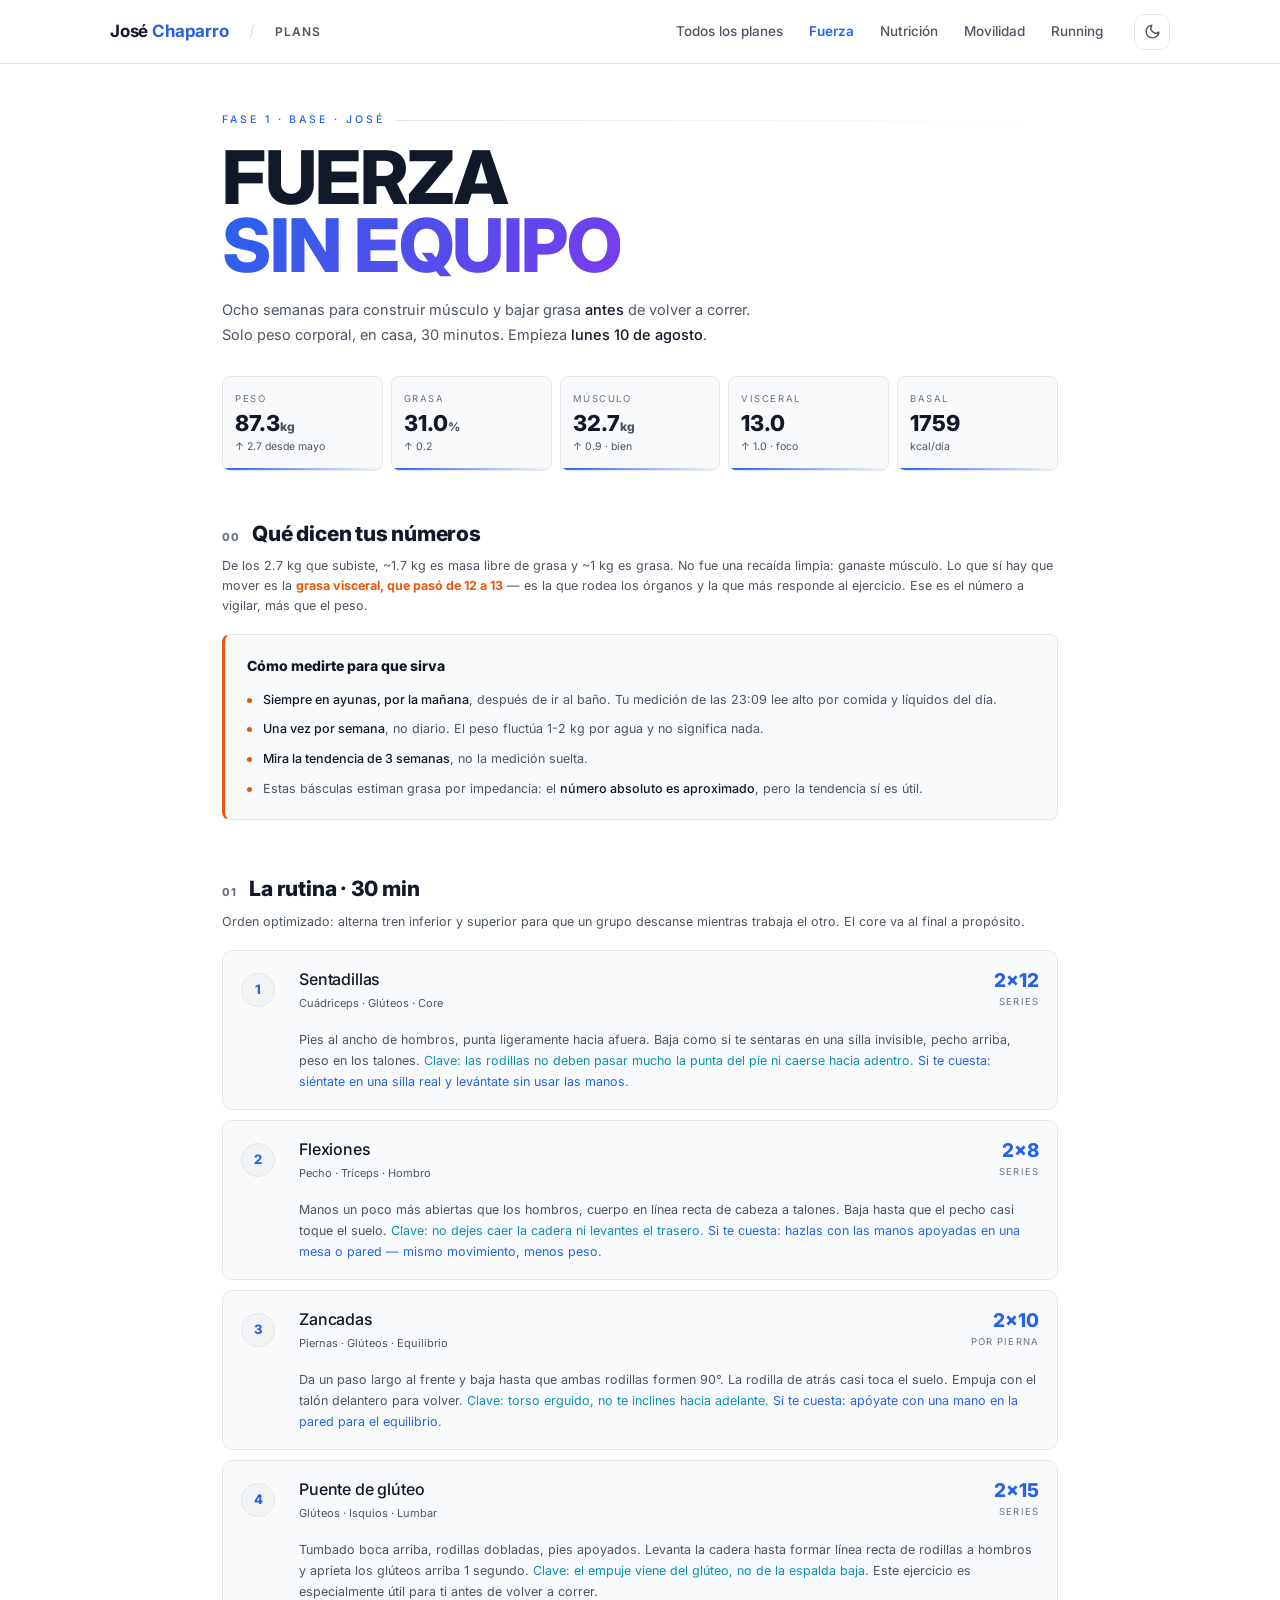
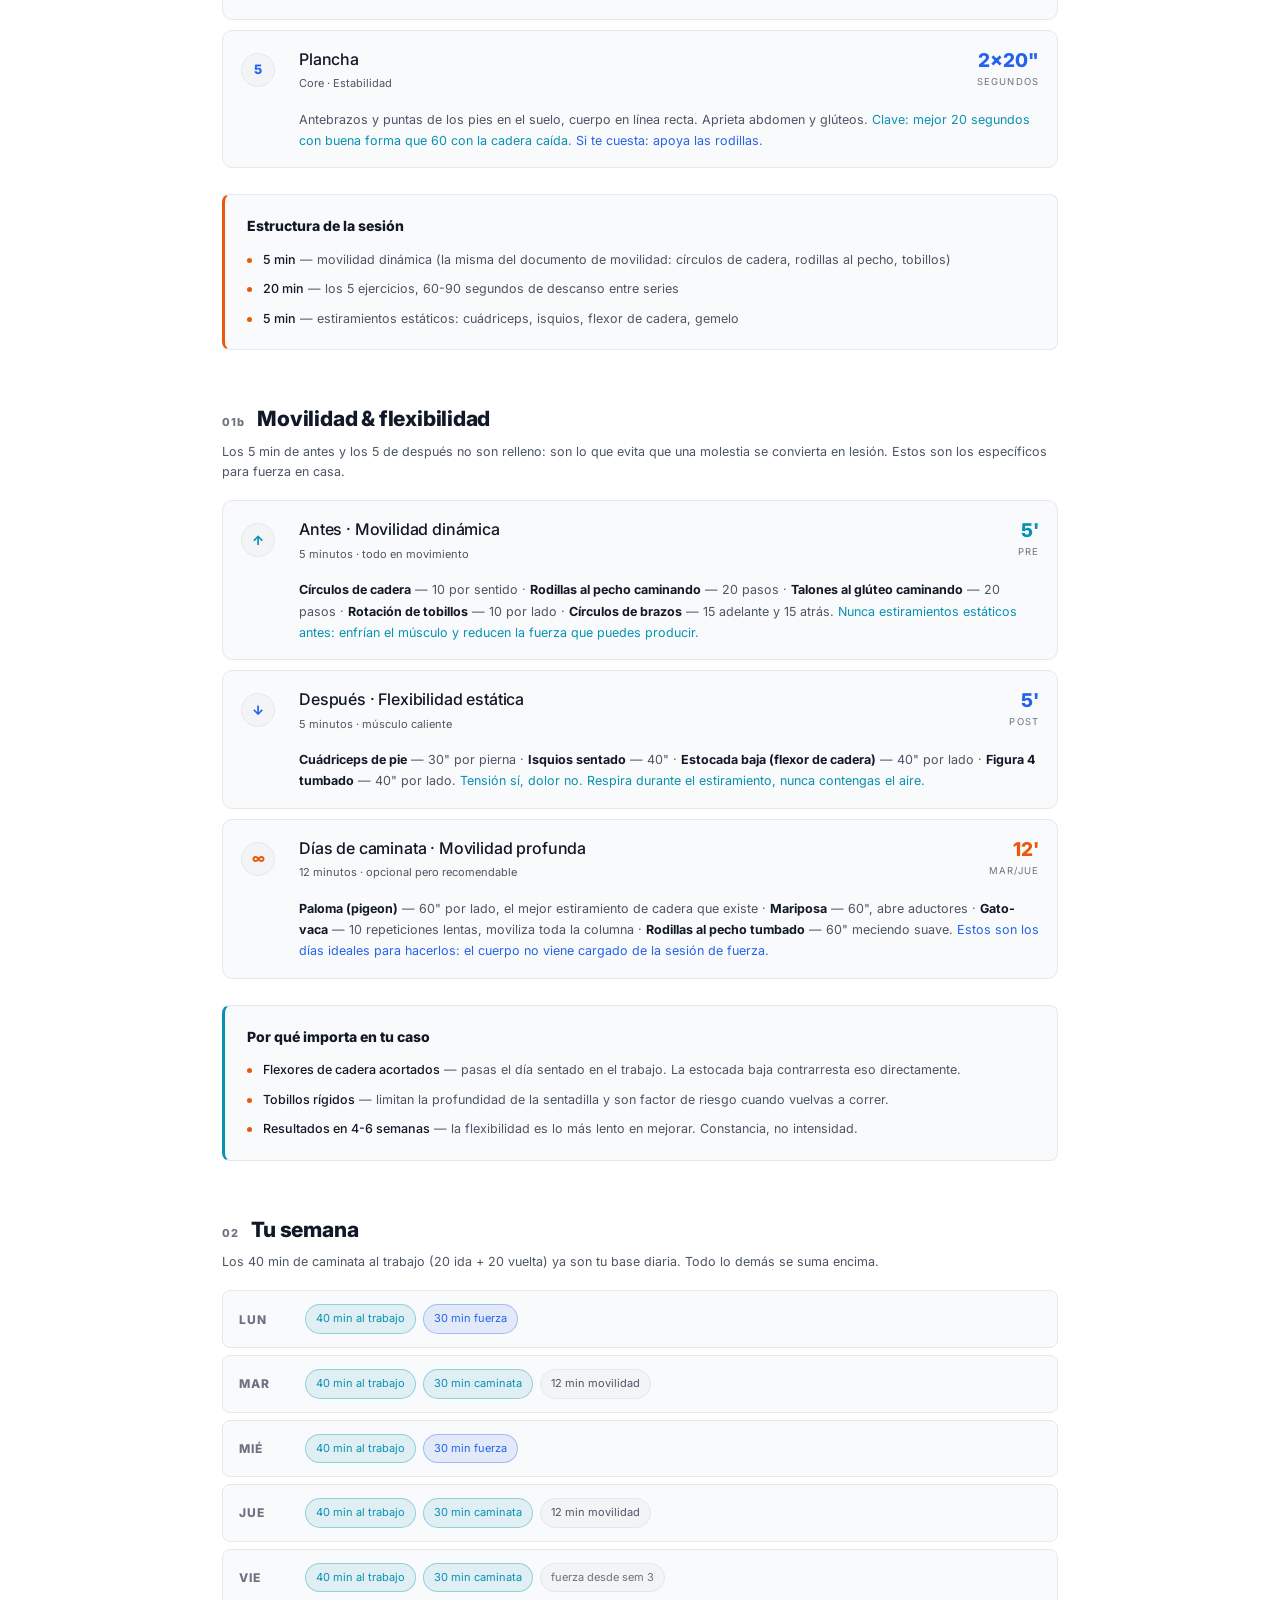
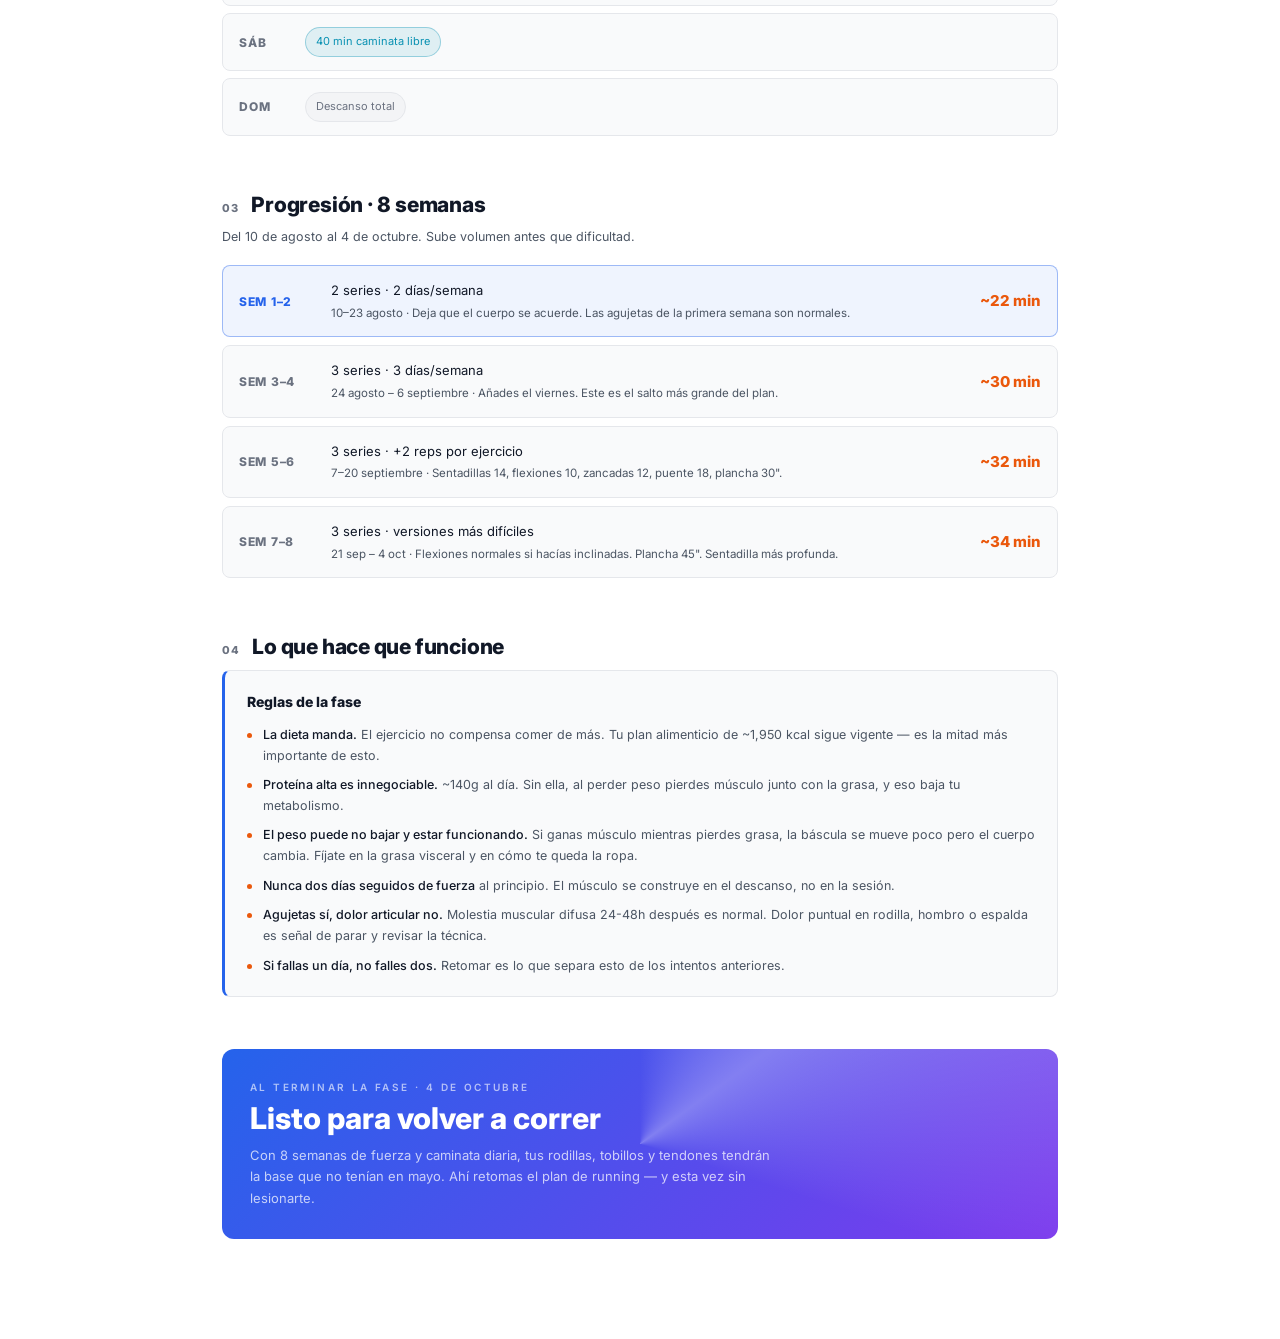
<file: html/plan-fuerza-jose.html>
<!DOCTYPE html>
<html lang="es">
<head>
<meta charset="UTF-8">
<meta name="viewport" content="width=device-width, initial-scale=1.0">
<title>Fase 1 — Fuerza & Pérdida de Grasa</title>
<link rel="preconnect" href="https://fonts.googleapis.com">
<link rel="preconnect" href="https://fonts.gstatic.com" crossorigin>
<link href="https://fonts.googleapis.com/css2?family=Inter:wght@300;400;500;600;700;800&display=swap" rel="stylesheet">
<link rel="stylesheet" href="./assets/theme.css?v=2">
<script>
  /* Set the theme before first paint so dark mode never flashes white. */
  (function(){
    try{
      var stored = localStorage.getItem('plans-theme');
      var dark = stored ? stored === 'dark'
                        : window.matchMedia('(prefers-color-scheme: dark)').matches;
      if(dark){ document.documentElement.classList.add('dark'); }
    }catch(e){}
  })();
</script>
<style>
  /* Legacy token names mapped onto the shared theme, so every rule below
     inherits light/dark support without being rewritten one by one. */
  :root{
    --ink:var(--bg);
    --panel:var(--surface);
    --panel2:var(--surface-2);
    --line:var(--border);
    --txt:var(--text);
    --dim:var(--muted);
    --dim2:var(--muted-2);
    --lime:var(--a-strength);
    --heat:#ea580c;
    --ice:var(--a-mobility);
    --rose:#e11d48;
  }
  .dark{ --heat:#fb923c; --rose:#fb7185; }

  .wrap{position:relative;z-index:1;max-width:880px;margin:0 auto;padding:48px 22px 100px}

  /* ---------- reveal ---------- */
  .rv{opacity:0;transform:translateY(20px);animation:rv .7s cubic-bezier(.2,.7,.3,1) forwards}
  @keyframes rv{to{opacity:1;transform:none}}
  .d1{animation-delay:.05s}.d2{animation-delay:.12s}.d3{animation-delay:.2s}
  .d4{animation-delay:.28s}.d5{animation-delay:.36s}.d6{animation-delay:.44s}

  /* ---------- header ---------- */
  .eyebrow{
    font-size:10.5px;letter-spacing:.28em;text-transform:uppercase;
    color:var(--lime);font-weight:500;margin-bottom:14px;
    display:flex;align-items:center;gap:10px;
  }
  .eyebrow::after{content:'';flex:1;height:1px;background:linear-gradient(90deg,var(--line),transparent)}
  h1{
    font-family:'Inter',sans-serif;font-weight:800;
    font-size:clamp(40px,9.5vw,74px);line-height:.92;letter-spacing:-.02em;
    margin-bottom:18px;
  }
  h1 .out{
    background:var(--gradient);
    -webkit-background-clip:text;background-clip:text;
    -webkit-text-fill-color:transparent;color:transparent;
  }
  .lede{font-size:14.5px;color:var(--dim);line-height:1.75;max-width:560px}
  .lede b{color:var(--txt);font-weight:500}

  /* ---------- stat strip ---------- */
  .stats{display:grid;grid-template-columns:repeat(auto-fit,minmax(112px,1fr));gap:8px;margin:28px 0 46px}
  .stat{
    background:var(--panel);border:1px solid var(--line);border-radius:8px;
    padding:14px 12px;position:relative;overflow:hidden;
  }
  .stat::after{
    content:'';position:absolute;left:0;bottom:0;height:2px;width:100%;
    background:linear-gradient(90deg,var(--lime),transparent);
    transform:scaleX(0);transform-origin:left;
    animation:bar 1.1s .5s cubic-bezier(.2,.7,.3,1) forwards;
  }
  @keyframes bar{to{transform:scaleX(1)}}
  .stat .k{font-size:9.5px;letter-spacing:.16em;text-transform:uppercase;color:var(--dim2);margin-bottom:6px}
  .stat .v{font-family:'Inter',sans-serif;font-weight:800;font-size:22px;line-height:1}
  .stat .t{font-size:10.5px;margin-top:5px;color:var(--dim)}
  .up{color:var(--heat)} .down{color:var(--lime)} .neutral{color:var(--ice)}

  /* ---------- section ---------- */
  .sec{margin-bottom:52px}
  .sec-h{display:flex;align-items:baseline;gap:12px;margin-bottom:6px}
  .sec-n{font-family:'Inter',sans-serif;font-weight:800;font-size:11px;color:var(--dim2);letter-spacing:.1em}
  .sec-t{font-family:'Inter',sans-serif;font-weight:800;font-size:21px;letter-spacing:-.01em}
  .sec-s{font-size:12.5px;color:var(--dim);margin-bottom:18px;line-height:1.6}

  /* ---------- exercises ---------- */
  .ex{
    background:var(--panel);border:1px solid var(--line);border-radius:10px;
    padding:0;margin-bottom:10px;overflow:hidden;
    transition:border-color .25s,transform .25s;
  }
  .ex:hover{border-color:var(--border-strong);box-shadow:var(--shadow);transform:translateX(3px)}
  .ex-top{display:grid;grid-template-columns:44px 1fr auto;gap:14px;align-items:center;padding:16px 18px}
  .ex-num{
    width:34px;height:34px;border-radius:50%;
    border:1px solid var(--line);background:var(--panel2);
    display:grid;place-items:center;
    font-family:'Inter',sans-serif;font-weight:800;font-size:13px;color:var(--lime);
  }
  .ex-name{font-size:16px;font-weight:500;letter-spacing:-.01em}
  .ex-tgt{font-size:11px;color:var(--dim);margin-top:3px}
  .ex-sets{text-align:right}
  .ex-sets .a{font-family:'Inter',sans-serif;font-weight:800;font-size:19px;color:var(--lime);line-height:1}
  .ex-sets .b{font-size:9.5px;letter-spacing:.12em;text-transform:uppercase;color:var(--dim2);margin-top:4px}
  .ex-body{padding:0 18px 16px 76px;font-size:12.5px;color:var(--dim);line-height:1.7}
  .ex-body .cue{color:var(--ice)}
  .ex-body .easy{color:var(--lime)}

  /* ---------- week grid ---------- */
  .wk{display:grid;gap:7px}
  .wk-row{
    display:grid;grid-template-columns:52px 1fr;gap:14px;align-items:center;
    background:var(--panel);border:1px solid var(--line);border-radius:8px;padding:13px 16px;
    transition:background .2s;
  }
  .wk-row:hover{background:var(--panel2)}
  .wk-d{font-family:'Inter',sans-serif;font-weight:800;font-size:12px;color:var(--dim2);letter-spacing:.08em}
  .wk-a{display:flex;gap:7px;flex-wrap:wrap;align-items:center}
  .chip{
    font-size:11px;padding:5px 10px;border-radius:20px;border:1px solid var(--line);
    background:var(--panel2);color:var(--dim);white-space:nowrap;
  }
  .chip.walk{border-color:color-mix(in srgb,var(--ice) 35%,transparent);color:var(--ice);background:color-mix(in srgb,var(--ice) 10%,transparent)}
  .chip.lift{border-color:color-mix(in srgb,var(--lime) 35%,transparent);color:var(--lime);background:color-mix(in srgb,var(--lime) 10%,transparent)}
  .chip.rest{border-color:var(--line);color:var(--dim2)}

  /* ---------- progression ---------- */
  .prog{display:grid;gap:8px}
  .prog-row{
    display:grid;grid-template-columns:78px 1fr auto;gap:14px;align-items:center;
    background:var(--panel);border:1px solid var(--line);border-radius:8px;padding:14px 16px;
  }
  .prog-row.now{border-color:color-mix(in srgb,var(--lime) 40%,transparent);background:color-mix(in srgb,var(--lime) 7%,transparent)}
  .prog-w{font-family:'Inter',sans-serif;font-weight:800;font-size:12px;color:var(--dim2);letter-spacing:.06em}
  .prog-row.now .prog-w{color:var(--lime)}
  .prog-t{font-size:13px}
  .prog-t small{display:block;color:var(--dim);font-size:11.5px;margin-top:3px}
  .prog-v{font-family:'Inter',sans-serif;font-weight:800;font-size:15px;color:var(--heat);white-space:nowrap}

  /* ---------- callout ---------- */
  .call{
    border:1px solid var(--line);border-left:3px solid var(--heat);
    background:var(--panel);border-radius:8px;padding:20px 22px;margin-top:26px;
  }
  .call h4{font-family:'Inter',sans-serif;font-weight:800;font-size:14px;margin-bottom:12px}
  .call ul{list-style:none;display:grid;gap:9px}
  .call li{font-size:12.5px;color:var(--dim);line-height:1.65;padding-left:16px;position:relative}
  .call li::before{content:'';position:absolute;left:0;top:8px;width:5px;height:5px;border-radius:50%;background:var(--heat)}
  .call li b{color:var(--txt);font-weight:500}

  /* ---------- goal ---------- */
  .goal{
    margin-top:46px;border-radius:12px;padding:30px 28px;
    background:var(--gradient);
    color:#fff;position:relative;overflow:hidden;
  }
  .goal::before{
    content:'';position:absolute;inset:-40%;
    background:conic-gradient(from 0deg,transparent,rgba(255,255,255,.28),transparent 30%);
    animation:spin 9s linear infinite;
  }
  @keyframes spin{to{transform:rotate(360deg)}}
  .goal>*{position:relative}
  .goal .k{font-size:10px;letter-spacing:.24em;text-transform:uppercase;opacity:.62;margin-bottom:8px;font-weight:600}
  .goal h3{font-family:'Inter',sans-serif;font-weight:800;font-size:30px;line-height:1.05;margin-bottom:10px}
  .goal p{font-size:13px;opacity:.72;line-height:1.65;max-width:520px}

  @media(max-width:560px){
    .ex-top{grid-template-columns:38px 1fr auto;gap:10px;padding:14px}
    .ex-body{padding:0 14px 14px 14px}
    .prog-row{grid-template-columns:1fr auto}
    .prog-w{grid-column:1/-1}
  }
</style>
</head>
<body>
<div class="wrap">

  <header class="rv">
    <div class="eyebrow">Fase 1 · Base · José</div>
    <h1>FUERZA<br><span class="out">SIN EQUIPO</span></h1>
    <p class="lede">Ocho semanas para construir músculo y bajar grasa <b>antes</b> de volver a correr. Solo peso corporal, en casa, 30 minutos. Empieza <b>lunes 10 de agosto</b>.</p>
  </header>

  <div class="stats rv d1">
    <div class="stat"><div class="k">Peso</div><div class="v">87.3<span style="font-size:12px;color:var(--dim)">kg</span></div><div class="t up">↑ 2.7 desde mayo</div></div>
    <div class="stat"><div class="k">Grasa</div><div class="v">31.0<span style="font-size:12px;color:var(--dim)">%</span></div><div class="t up">↑ 0.2</div></div>
    <div class="stat"><div class="k">Músculo</div><div class="v">32.7<span style="font-size:12px;color:var(--dim)">kg</span></div><div class="t down">↑ 0.9 · bien</div></div>
    <div class="stat"><div class="k">Visceral</div><div class="v">13.0</div><div class="t up">↑ 1.0 · foco</div></div>
    <div class="stat"><div class="k">Basal</div><div class="v">1759</div><div class="t neutral">kcal/día</div></div>
  </div>

  <!-- LECTURA -->
  <section class="sec rv d2">
    <div class="sec-h"><span class="sec-n">00</span><span class="sec-t">Qué dicen tus números</span></div>
    <p class="sec-s">De los 2.7 kg que subiste, ~1.7 kg es masa libre de grasa y ~1 kg es grasa. No fue una recaída limpia: ganaste músculo. Lo que sí hay que mover es la <b style="color:var(--heat)">grasa visceral, que pasó de 12 a 13</b> — es la que rodea los órganos y la que más responde al ejercicio. Ese es el número a vigilar, más que el peso.</p>
    <div class="call" style="margin-top:6px">
      <h4>Cómo medirte para que sirva</h4>
      <ul>
        <li><b>Siempre en ayunas, por la mañana</b>, después de ir al baño. Tu medición de las 23:09 lee alto por comida y líquidos del día.</li>
        <li><b>Una vez por semana</b>, no diario. El peso fluctúa 1-2 kg por agua y no significa nada.</li>
        <li><b>Mira la tendencia de 3 semanas</b>, no la medición suelta.</li>
        <li>Estas básculas estiman grasa por impedancia: el <b>número absoluto es aproximado</b>, pero la tendencia sí es útil.</li>
      </ul>
    </div>
  </section>

  <!-- RUTINA -->
  <section class="sec rv d3">
    <div class="sec-h"><span class="sec-n">01</span><span class="sec-t">La rutina · 30 min</span></div>
    <p class="sec-s">Orden optimizado: alterna tren inferior y superior para que un grupo descanse mientras trabaja el otro. El core va al final a propósito.</p>

    <div class="ex">
      <div class="ex-top">
        <div class="ex-num">1</div>
        <div><div class="ex-name">Sentadillas</div><div class="ex-tgt">Cuádriceps · Glúteos · Core</div></div>
        <div class="ex-sets"><div class="a">2×12</div><div class="b">series</div></div>
      </div>
      <div class="ex-body">
        Pies al ancho de hombros, punta ligeramente hacia afuera. Baja como si te sentaras en una silla invisible, pecho arriba, peso en los talones. <span class="cue">Clave: las rodillas no deben pasar mucho la punta del pie ni caerse hacia adentro.</span> <span class="easy">Si te cuesta: siéntate en una silla real y levántate sin usar las manos.</span>
      </div>
    </div>

    <div class="ex">
      <div class="ex-top">
        <div class="ex-num">2</div>
        <div><div class="ex-name">Flexiones</div><div class="ex-tgt">Pecho · Tríceps · Hombro</div></div>
        <div class="ex-sets"><div class="a">2×8</div><div class="b">series</div></div>
      </div>
      <div class="ex-body">
        Manos un poco más abiertas que los hombros, cuerpo en línea recta de cabeza a talones. Baja hasta que el pecho casi toque el suelo. <span class="cue">Clave: no dejes caer la cadera ni levantes el trasero.</span> <span class="easy">Si te cuesta: hazlas con las manos apoyadas en una mesa o pared — mismo movimiento, menos peso.</span>
      </div>
    </div>

    <div class="ex">
      <div class="ex-top">
        <div class="ex-num">3</div>
        <div><div class="ex-name">Zancadas</div><div class="ex-tgt">Piernas · Glúteos · Equilibrio</div></div>
        <div class="ex-sets"><div class="a">2×10</div><div class="b">por pierna</div></div>
      </div>
      <div class="ex-body">
        Da un paso largo al frente y baja hasta que ambas rodillas formen 90°. La rodilla de atrás casi toca el suelo. Empuja con el talón delantero para volver. <span class="cue">Clave: torso erguido, no te inclines hacia adelante.</span> <span class="easy">Si te cuesta: apóyate con una mano en la pared para el equilibrio.</span>
      </div>
    </div>

    <div class="ex">
      <div class="ex-top">
        <div class="ex-num">4</div>
        <div><div class="ex-name">Puente de glúteo</div><div class="ex-tgt">Glúteos · Isquios · Lumbar</div></div>
        <div class="ex-sets"><div class="a">2×15</div><div class="b">series</div></div>
      </div>
      <div class="ex-body">
        Tumbado boca arriba, rodillas dobladas, pies apoyados. Levanta la cadera hasta formar línea recta de rodillas a hombros y aprieta los glúteos arriba 1 segundo. <span class="cue">Clave: el empuje viene del glúteo, no de la espalda baja.</span> Este ejercicio es especialmente útil para ti antes de volver a correr.
      </div>
    </div>

    <div class="ex">
      <div class="ex-top">
        <div class="ex-num">5</div>
        <div><div class="ex-name">Plancha</div><div class="ex-tgt">Core · Estabilidad</div></div>
        <div class="ex-sets"><div class="a">2×20"</div><div class="b">segundos</div></div>
      </div>
      <div class="ex-body">
        Antebrazos y puntas de los pies en el suelo, cuerpo en línea recta. Aprieta abdomen y glúteos. <span class="cue">Clave: mejor 20 segundos con buena forma que 60 con la cadera caída.</span> <span class="easy">Si te cuesta: apoya las rodillas.</span>
      </div>
    </div>

    <div class="call">
      <h4>Estructura de la sesión</h4>
      <ul>
        <li><b>5 min</b> — movilidad dinámica (la misma del documento de movilidad: círculos de cadera, rodillas al pecho, tobillos)</li>
        <li><b>20 min</b> — los 5 ejercicios, 60-90 segundos de descanso entre series</li>
        <li><b>5 min</b> — estiramientos estáticos: cuádriceps, isquios, flexor de cadera, gemelo</li>
      </ul>
    </div>
  </section>

  <!-- MOVILIDAD -->
  <section class="sec rv d3">
    <div class="sec-h"><span class="sec-n">01b</span><span class="sec-t">Movilidad & flexibilidad</span></div>
    <p class="sec-s">Los 5 min de antes y los 5 de después no son relleno: son lo que evita que una molestia se convierta en lesión. Estos son los específicos para fuerza en casa.</p>

    <div class="ex">
      <div class="ex-top">
        <div class="ex-num" style="color:var(--ice)">↑</div>
        <div><div class="ex-name">Antes · Movilidad dinámica</div><div class="ex-tgt">5 minutos · todo en movimiento</div></div>
        <div class="ex-sets"><div class="a" style="color:var(--ice)">5'</div><div class="b">pre</div></div>
      </div>
      <div class="ex-body">
        <b style="color:var(--txt)">Círculos de cadera</b> — 10 por sentido · <b style="color:var(--txt)">Rodillas al pecho caminando</b> — 20 pasos · <b style="color:var(--txt)">Talones al glúteo caminando</b> — 20 pasos · <b style="color:var(--txt)">Rotación de tobillos</b> — 10 por lado · <b style="color:var(--txt)">Círculos de brazos</b> — 15 adelante y 15 atrás.
        <span class="cue">Nunca estiramientos estáticos antes: enfrían el músculo y reducen la fuerza que puedes producir.</span>
      </div>
    </div>

    <div class="ex">
      <div class="ex-top">
        <div class="ex-num" style="color:var(--lime)">↓</div>
        <div><div class="ex-name">Después · Flexibilidad estática</div><div class="ex-tgt">5 minutos · músculo caliente</div></div>
        <div class="ex-sets"><div class="a">5'</div><div class="b">post</div></div>
      </div>
      <div class="ex-body">
        <b style="color:var(--txt)">Cuádriceps de pie</b> — 30" por pierna · <b style="color:var(--txt)">Isquios sentado</b> — 40" · <b style="color:var(--txt)">Estocada baja (flexor de cadera)</b> — 40" por lado · <b style="color:var(--txt)">Figura 4 tumbado</b> — 40" por lado.
        <span class="cue">Tensión sí, dolor no. Respira durante el estiramiento, nunca contengas el aire.</span>
      </div>
    </div>

    <div class="ex">
      <div class="ex-top">
        <div class="ex-num" style="color:var(--heat)">∞</div>
        <div><div class="ex-name">Días de caminata · Movilidad profunda</div><div class="ex-tgt">12 minutos · opcional pero recomendable</div></div>
        <div class="ex-sets"><div class="a" style="color:var(--heat)">12'</div><div class="b">mar/jue</div></div>
      </div>
      <div class="ex-body">
        <b style="color:var(--txt)">Paloma (pigeon)</b> — 60" por lado, el mejor estiramiento de cadera que existe · <b style="color:var(--txt)">Mariposa</b> — 60", abre aductores · <b style="color:var(--txt)">Gato-vaca</b> — 10 repeticiones lentas, moviliza toda la columna · <b style="color:var(--txt)">Rodillas al pecho tumbado</b> — 60" meciendo suave.
        <span class="easy">Estos son los días ideales para hacerlos: el cuerpo no viene cargado de la sesión de fuerza.</span>
      </div>
    </div>

    <div class="call" style="border-left-color:var(--ice)">
      <h4>Por qué importa en tu caso</h4>
      <ul style="--dot:var(--ice)">
        <li><b>Flexores de cadera acortados</b> — pasas el día sentado en el trabajo. La estocada baja contrarresta eso directamente.</li>
        <li><b>Tobillos rígidos</b> — limitan la profundidad de la sentadilla y son factor de riesgo cuando vuelvas a correr.</li>
        <li><b>Resultados en 4-6 semanas</b> — la flexibilidad es lo más lento en mejorar. Constancia, no intensidad.</li>
      </ul>
    </div>
  </section>

  <!-- SEMANA -->
  <section class="sec rv d4">
    <div class="sec-h"><span class="sec-n">02</span><span class="sec-t">Tu semana</span></div>
    <p class="sec-s">Los 40 min de caminata al trabajo (20 ida + 20 vuelta) ya son tu base diaria. Todo lo demás se suma encima.</p>
    <div class="wk">
      <div class="wk-row"><div class="wk-d">LUN</div><div class="wk-a"><span class="chip walk">40 min al trabajo</span><span class="chip lift">30 min fuerza</span></div></div>
      <div class="wk-row"><div class="wk-d">MAR</div><div class="wk-a"><span class="chip walk">40 min al trabajo</span><span class="chip walk">30 min caminata</span><span class="chip">12 min movilidad</span></div></div>
      <div class="wk-row"><div class="wk-d">MIÉ</div><div class="wk-a"><span class="chip walk">40 min al trabajo</span><span class="chip lift">30 min fuerza</span></div></div>
      <div class="wk-row"><div class="wk-d">JUE</div><div class="wk-a"><span class="chip walk">40 min al trabajo</span><span class="chip walk">30 min caminata</span><span class="chip">12 min movilidad</span></div></div>
      <div class="wk-row"><div class="wk-d">VIE</div><div class="wk-a"><span class="chip walk">40 min al trabajo</span><span class="chip walk">30 min caminata</span><span class="chip" style="color:var(--dim2)">fuerza desde sem 3</span></div></div>
      <div class="wk-row"><div class="wk-d">SÁB</div><div class="wk-a"><span class="chip walk">40 min caminata libre</span></div></div>
      <div class="wk-row"><div class="wk-d">DOM</div><div class="wk-a"><span class="chip rest">Descanso total</span></div></div>
    </div>
  </section>

  <!-- PROGRESIÓN -->
  <section class="sec rv d5">
    <div class="sec-h"><span class="sec-n">03</span><span class="sec-t">Progresión · 8 semanas</span></div>
    <p class="sec-s">Del 10 de agosto al 4 de octubre. Sube volumen antes que dificultad.</p>
    <div class="prog">
      <div class="prog-row now">
        <div class="prog-w">SEM 1–2</div>
        <div class="prog-t">2 series · 2 días/semana<small>10–23 agosto · Deja que el cuerpo se acuerde. Las agujetas de la primera semana son normales.</small></div>
        <div class="prog-v">~22 min</div>
      </div>
      <div class="prog-row">
        <div class="prog-w">SEM 3–4</div>
        <div class="prog-t">3 series · 3 días/semana<small>24 agosto – 6 septiembre · Añades el viernes. Este es el salto más grande del plan.</small></div>
        <div class="prog-v">~30 min</div>
      </div>
      <div class="prog-row">
        <div class="prog-w">SEM 5–6</div>
        <div class="prog-t">3 series · +2 reps por ejercicio<small>7–20 septiembre · Sentadillas 14, flexiones 10, zancadas 12, puente 18, plancha 30".</small></div>
        <div class="prog-v">~32 min</div>
      </div>
      <div class="prog-row">
        <div class="prog-w">SEM 7–8</div>
        <div class="prog-t">3 series · versiones más difíciles<small>21 sep – 4 oct · Flexiones normales si hacías inclinadas. Plancha 45". Sentadilla más profunda.</small></div>
        <div class="prog-v">~34 min</div>
      </div>
    </div>
  </section>

  <!-- REGLAS -->
  <section class="sec rv d6">
    <div class="sec-h"><span class="sec-n">04</span><span class="sec-t">Lo que hace que funcione</span></div>
    <div class="call" style="border-left-color:var(--lime);margin-top:0">
      <h4>Reglas de la fase</h4>
      <ul>
        <li><b>La dieta manda.</b> El ejercicio no compensa comer de más. Tu plan alimenticio de ~1,950 kcal sigue vigente — es la mitad más importante de esto.</li>
        <li><b>Proteína alta es innegociable.</b> ~140g al día. Sin ella, al perder peso pierdes músculo junto con la grasa, y eso baja tu metabolismo.</li>
        <li><b>El peso puede no bajar y estar funcionando.</b> Si ganas músculo mientras pierdes grasa, la báscula se mueve poco pero el cuerpo cambia. Fíjate en la grasa visceral y en cómo te queda la ropa.</li>
        <li><b>Nunca dos días seguidos de fuerza</b> al principio. El músculo se construye en el descanso, no en la sesión.</li>
        <li><b>Agujetas sí, dolor articular no.</b> Molestia muscular difusa 24-48h después es normal. Dolor puntual en rodilla, hombro o espalda es señal de parar y revisar la técnica.</li>
        <li><b>Si fallas un día, no falles dos.</b> Retomar es lo que separa esto de los intentos anteriores.</li>
      </ul>
    </div>
  </section>

  <div class="goal rv d6">
    <div class="k">Al terminar la fase · 4 de octubre</div>
    <h3>Listo para volver a correr</h3>
    <p>Con 8 semanas de fuerza y caminata diaria, tus rodillas, tobillos y tendones tendrán la base que no tenían en mayo. Ahí retomas el plan de running — y esta vez sin lesionarte.</p>
  </div>

</div>
<script src="./assets/theme.js?v=2"></script>
</body>
</html>
</file>
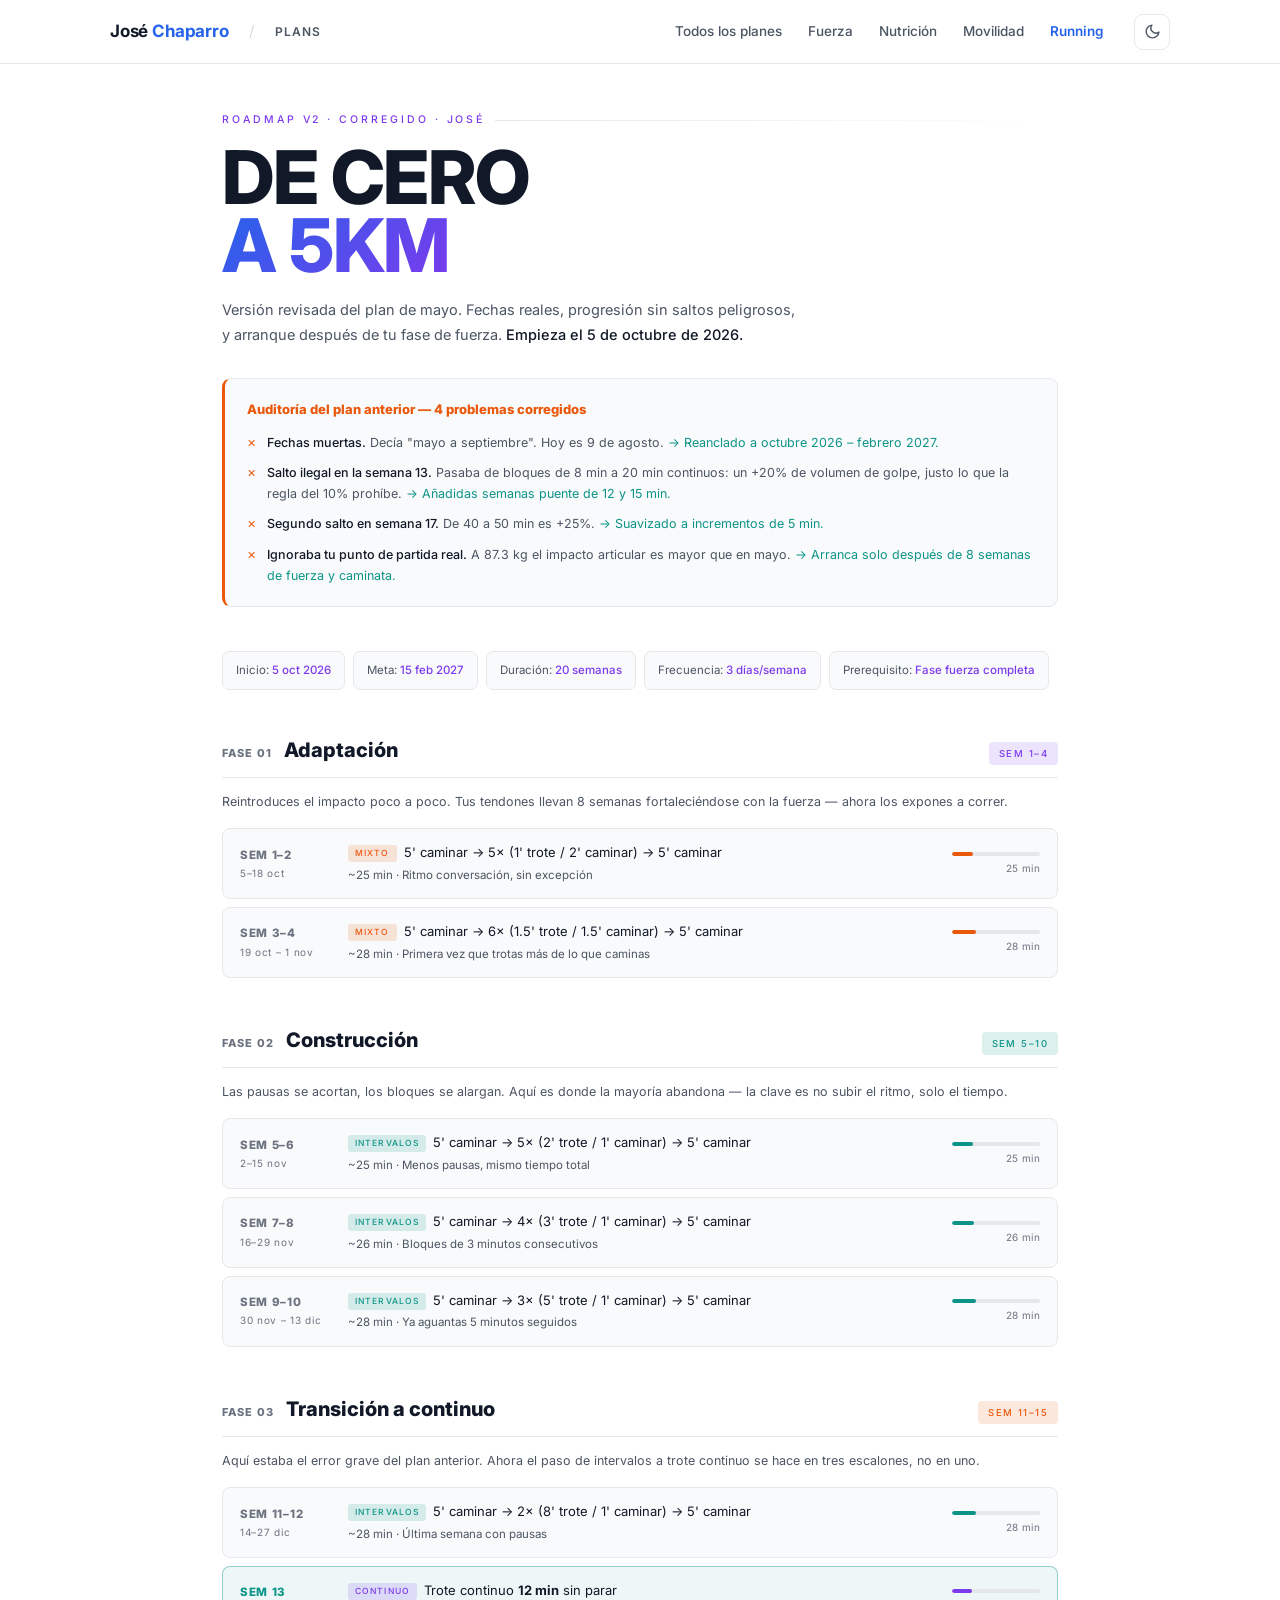
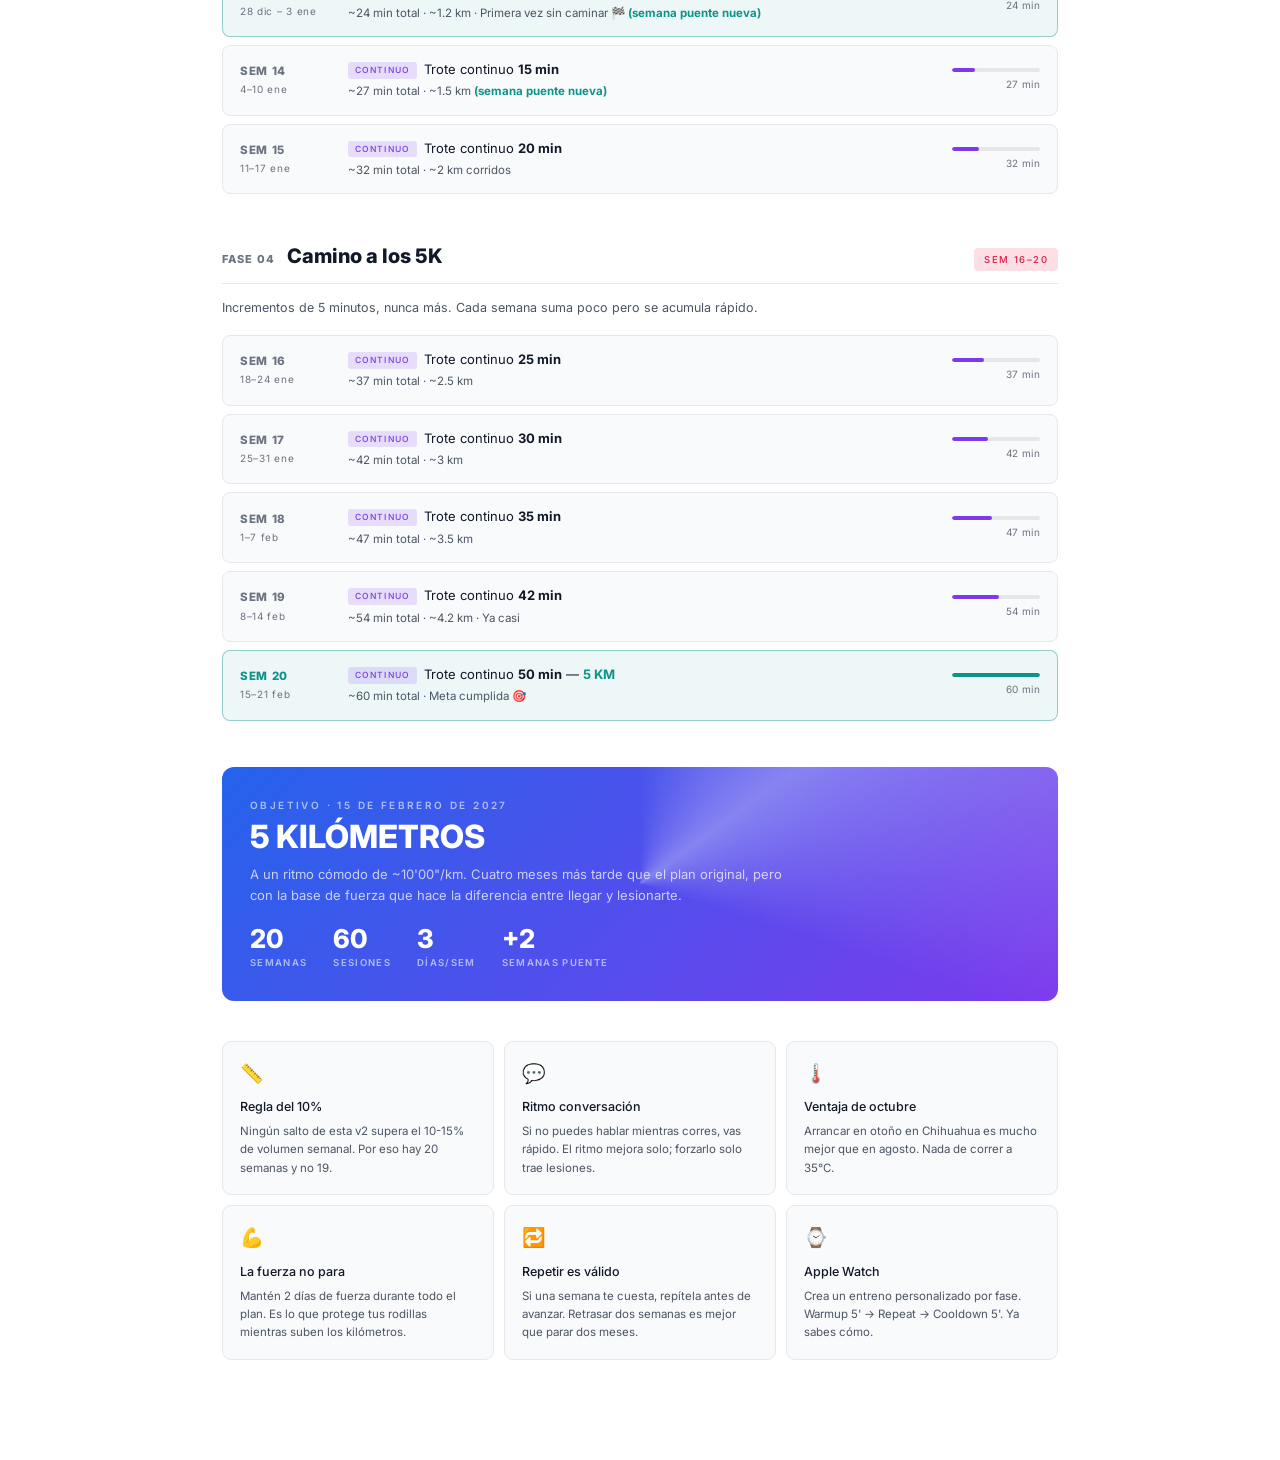
<file: html/running-roadmap-v2.html>
<!DOCTYPE html>
<html lang="es">
<head>
<meta charset="UTF-8">
<meta name="viewport" content="width=device-width, initial-scale=1.0">
<title>Roadmap 0 a 5K — v2</title>
<link rel="preconnect" href="https://fonts.googleapis.com">
<link rel="preconnect" href="https://fonts.gstatic.com" crossorigin>
<link href="https://fonts.googleapis.com/css2?family=Inter:wght@300;400;500;600;700;800&display=swap" rel="stylesheet">
<link rel="stylesheet" href="./assets/theme.css?v=2">
<script>
  /* Set the theme before first paint so dark mode never flashes white. */
  (function(){
    try{
      var stored = localStorage.getItem('plans-theme');
      var dark = stored ? stored === 'dark'
                        : window.matchMedia('(prefers-color-scheme: dark)').matches;
      if(dark){ document.documentElement.classList.add('dark'); }
    }catch(e){}
  })();
</script>
<style>
  /* Legacy token names mapped onto the shared theme, so every rule below
     inherits light/dark support without being rewritten one by one. */
  :root{
    --ink:var(--bg);
    --panel:var(--surface);
    --panel2:var(--surface-2);
    --line:var(--border);
    --txt:var(--text);
    --dim:var(--muted);
    --dim2:var(--muted-2);
    --ice:var(--a-running);
    --lime:var(--a-nutrition);
    --heat:#ea580c;
    --rose:#e11d48;
  }
  .dark{ --heat:#fb923c; --rose:#fb7185; }

  .wrap{position:relative;z-index:1;max-width:880px;margin:0 auto;padding:48px 22px 100px}

  .rv{opacity:0;transform:translateY(20px);animation:rv .7s cubic-bezier(.2,.7,.3,1) forwards}
  @keyframes rv{to{opacity:1;transform:none}}
  .d1{animation-delay:.06s}.d2{animation-delay:.14s}.d3{animation-delay:.22s}
  .d4{animation-delay:.3s}.d5{animation-delay:.38s}.d6{animation-delay:.46s}

  .eyebrow{font-size:10.5px;letter-spacing:.28em;text-transform:uppercase;color:var(--ice);font-weight:500;margin-bottom:14px;display:flex;align-items:center;gap:10px}
  .eyebrow::after{content:'';flex:1;height:1px;background:linear-gradient(90deg,var(--line),transparent)}
  h1{font-family:'Inter',sans-serif;font-weight:800;font-size:clamp(40px,9.5vw,74px);line-height:.92;letter-spacing:-.02em;margin-bottom:18px}
  h1 .out{background:var(--gradient);-webkit-background-clip:text;background-clip:text;-webkit-text-fill-color:transparent;color:transparent}
  .lede{font-size:14.5px;color:var(--dim);line-height:1.75;max-width:580px}
  .lede b{color:var(--txt);font-weight:500}

  /* audit banner */
  .audit{
    margin:30px 0 44px;background:var(--panel);border:1px solid var(--line);
    border-left:3px solid var(--heat);border-radius:9px;padding:20px 22px;
  }
  .audit h4{font-family:'Inter',sans-serif;font-weight:800;font-size:13px;margin-bottom:13px;color:var(--heat)}
  .audit ul{list-style:none;display:grid;gap:10px}
  .audit li{font-size:12.5px;color:var(--dim);line-height:1.65;padding-left:20px;position:relative}
  .audit li::before{content:'✕';position:absolute;left:0;color:var(--heat);font-size:11px;top:1px}
  .audit li b{color:var(--txt);font-weight:500}
  .audit li i{color:var(--lime);font-style:normal}

  .meta{display:flex;gap:8px;flex-wrap:wrap;margin-top:22px}
  .mchip{background:var(--panel);border:1px solid var(--line);border-radius:7px;padding:9px 13px;font-size:11.5px;color:var(--dim)}
  .mchip b{color:var(--ice);font-weight:500}

  .sec{margin-bottom:46px}
  .sec-h{display:flex;align-items:baseline;gap:12px;margin-bottom:6px;padding-bottom:11px;border-bottom:1px solid var(--line)}
  .sec-n{font-family:'Inter',sans-serif;font-weight:800;font-size:11px;color:var(--dim2);letter-spacing:.1em}
  .sec-t{font-family:'Inter',sans-serif;font-weight:800;font-size:20px}
  .sec-b{margin-left:auto;font-size:9.5px;letter-spacing:.15em;text-transform:uppercase;padding:4px 10px;border-radius:4px;font-weight:500}
  .b1{background:color-mix(in srgb,var(--ice) 14%,transparent);color:var(--ice)}
  .b2{background:color-mix(in srgb,var(--lime) 14%,transparent);color:var(--lime)}
  .b3{background:color-mix(in srgb,var(--heat) 14%,transparent);color:var(--heat)}
  .b4{background:color-mix(in srgb,var(--rose) 14%,transparent);color:var(--rose)}
  .sec-s{font-size:12.5px;color:var(--dim);margin:14px 0 16px;line-height:1.65}

  .wks{display:grid;gap:8px}
  .w{
    display:grid;grid-template-columns:94px 1fr 96px;gap:14px;align-items:center;
    background:var(--panel);border:1px solid var(--line);border-radius:8px;padding:14px 17px;
    transition:border-color .22s,transform .22s;
  }
  .w:hover{border-color:var(--border-strong);box-shadow:var(--shadow);transform:translateX(3px)}
  .w.mile{border-color:color-mix(in srgb,var(--lime) 40%,transparent);background:color-mix(in srgb,var(--lime) 7%,transparent)}
  .w-l{font-family:'Inter',sans-serif;font-weight:800;font-size:11.5px;color:var(--dim2);letter-spacing:.06em;line-height:1.5}
  .w-l small{display:block;font-family:'Inter',sans-serif;font-weight:400;font-size:10px;color:var(--dim2);margin-top:2px}
  .w.mile .w-l{color:var(--lime)}
  .w-s{font-size:13px;line-height:1.5}
  .w-d{font-size:11.5px;color:var(--dim);margin-top:4px;line-height:1.5}
  .tag{display:inline-block;font-size:8.5px;letter-spacing:.13em;text-transform:uppercase;padding:2px 7px;border-radius:3px;margin-right:7px;vertical-align:middle;font-weight:500}
  .t-mix{background:color-mix(in srgb,var(--heat) 15%,transparent);color:var(--heat)}
  .t-int{background:color-mix(in srgb,var(--lime) 15%,transparent);color:var(--lime)}
  .t-con{background:color-mix(in srgb,var(--ice) 15%,transparent);color:var(--ice)}
  .bar{display:flex;flex-direction:column;align-items:flex-end;gap:4px}
  .bt{width:88px;height:4px;background:var(--line);border-radius:3px;overflow:hidden}
  .bf{height:100%;border-radius:3px;transform-origin:left;transform:scaleX(0);animation:grow 1s .4s cubic-bezier(.2,.7,.3,1) forwards}
  @keyframes grow{to{transform:scaleX(1)}}
  .bl{font-size:10px;color:var(--dim2);letter-spacing:.04em}

  .goal{margin-top:44px;border-radius:12px;padding:30px 28px;background:var(--gradient);color:#fff;position:relative;overflow:hidden}
  .goal::before{content:'';position:absolute;inset:-40%;background:conic-gradient(from 0deg,transparent,rgba(255,255,255,.3),transparent 30%);animation:spin 9s linear infinite}
  @keyframes spin{to{transform:rotate(360deg)}}
  .goal>*{position:relative}
  .goal .k{font-size:10px;letter-spacing:.24em;text-transform:uppercase;opacity:.6;margin-bottom:8px;font-weight:600}
  .goal h3{font-family:'Inter',sans-serif;font-weight:800;font-size:32px;line-height:1.03;margin-bottom:10px}
  .goal p{font-size:13px;opacity:.72;line-height:1.65;max-width:540px}
  .gstats{display:flex;gap:26px;margin-top:20px;flex-wrap:wrap}
  .gs .n{font-family:'Inter',sans-serif;font-weight:800;font-size:26px;line-height:1}
  .gs .l{font-size:9.5px;letter-spacing:.14em;text-transform:uppercase;opacity:.6;margin-top:3px;font-weight:600}

  .rules{display:grid;grid-template-columns:repeat(auto-fit,minmax(215px,1fr));gap:10px;margin-top:40px}
  .r{background:var(--panel);border:1px solid var(--line);border-radius:9px;padding:17px;transition:border-color .22s}
  .r:hover{border-color:var(--border-strong);box-shadow:var(--shadow)}
  .r-i{font-size:19px;margin-bottom:8px}
  .r-t{font-size:12.5px;font-weight:500;margin-bottom:5px}
  .r-x{font-size:11.5px;color:var(--dim);line-height:1.6}

  @media(max-width:600px){
    .w{grid-template-columns:80px 1fr}
    .bar{display:none}
  }
</style>
</head>
<body>
<div class="wrap">

  <header class="rv">
    <div class="eyebrow">Roadmap v2 · corregido · José</div>
    <h1>DE CERO<br><span class="out">A 5KM</span></h1>
    <p class="lede">Versión revisada del plan de mayo. Fechas reales, progresión sin saltos peligrosos, y arranque después de tu fase de fuerza. <b>Empieza el 5 de octubre de 2026.</b></p>
  </header>

  <div class="audit rv d1">
    <h4>Auditoría del plan anterior — 4 problemas corregidos</h4>
    <ul>
      <li><b>Fechas muertas.</b> Decía "mayo a septiembre". Hoy es 9 de agosto. <i>→ Reanclado a octubre 2026 – febrero 2027.</i></li>
      <li><b>Salto ilegal en la semana 13.</b> Pasaba de bloques de 8 min a 20 min continuos: un +20% de volumen de golpe, justo lo que la regla del 10% prohíbe. <i>→ Añadidas semanas puente de 12 y 15 min.</i></li>
      <li><b>Segundo salto en semana 17.</b> De 40 a 50 min es +25%. <i>→ Suavizado a incrementos de 5 min.</i></li>
      <li><b>Ignoraba tu punto de partida real.</b> A 87.3 kg el impacto articular es mayor que en mayo. <i>→ Arranca solo después de 8 semanas de fuerza y caminata.</i></li>
    </ul>
  </div>

  <div class="meta rv d1">
    <div class="mchip">Inicio: <b>5 oct 2026</b></div>
    <div class="mchip">Meta: <b>15 feb 2027</b></div>
    <div class="mchip">Duración: <b>20 semanas</b></div>
    <div class="mchip">Frecuencia: <b>3 días/semana</b></div>
    <div class="mchip">Prerequisito: <b>Fase fuerza completa</b></div>
  </div>

  <!-- FASE 1 -->
  <section class="sec rv d2" style="margin-top:44px">
    <div class="sec-h"><span class="sec-n">FASE 01</span><span class="sec-t">Adaptación</span><span class="sec-b b1">Sem 1–4</span></div>
    <p class="sec-s">Reintroduces el impacto poco a poco. Tus tendones llevan 8 semanas fortaleciéndose con la fuerza — ahora los expones a correr.</p>
    <div class="wks">
      <div class="w">
        <div class="w-l">SEM 1–2<small>5–18 oct</small></div>
        <div><div class="w-s"><span class="tag t-mix">Mixto</span>5' caminar → 5× (1' trote / 2' caminar) → 5' caminar</div><div class="w-d">~25 min · Ritmo conversación, sin excepción</div></div>
        <div class="bar"><div class="bt"><div class="bf" style="width:24%;background:var(--heat)"></div></div><div class="bl">25 min</div></div>
      </div>
      <div class="w">
        <div class="w-l">SEM 3–4<small>19 oct – 1 nov</small></div>
        <div><div class="w-s"><span class="tag t-mix">Mixto</span>5' caminar → 6× (1.5' trote / 1.5' caminar) → 5' caminar</div><div class="w-d">~28 min · Primera vez que trotas más de lo que caminas</div></div>
        <div class="bar"><div class="bt"><div class="bf" style="width:27%;background:var(--heat)"></div></div><div class="bl">28 min</div></div>
      </div>
    </div>
  </section>

  <!-- FASE 2 -->
  <section class="sec rv d3">
    <div class="sec-h"><span class="sec-n">FASE 02</span><span class="sec-t">Construcción</span><span class="sec-b b2">Sem 5–10</span></div>
    <p class="sec-s">Las pausas se acortan, los bloques se alargan. Aquí es donde la mayoría abandona — la clave es no subir el ritmo, solo el tiempo.</p>
    <div class="wks">
      <div class="w">
        <div class="w-l">SEM 5–6<small>2–15 nov</small></div>
        <div><div class="w-s"><span class="tag t-int">Intervalos</span>5' caminar → 5× (2' trote / 1' caminar) → 5' caminar</div><div class="w-d">~25 min · Menos pausas, mismo tiempo total</div></div>
        <div class="bar"><div class="bt"><div class="bf" style="width:24%;background:var(--lime)"></div></div><div class="bl">25 min</div></div>
      </div>
      <div class="w">
        <div class="w-l">SEM 7–8<small>16–29 nov</small></div>
        <div><div class="w-s"><span class="tag t-int">Intervalos</span>5' caminar → 4× (3' trote / 1' caminar) → 5' caminar</div><div class="w-d">~26 min · Bloques de 3 minutos consecutivos</div></div>
        <div class="bar"><div class="bt"><div class="bf" style="width:25%;background:var(--lime)"></div></div><div class="bl">26 min</div></div>
      </div>
      <div class="w">
        <div class="w-l">SEM 9–10<small>30 nov – 13 dic</small></div>
        <div><div class="w-s"><span class="tag t-int">Intervalos</span>5' caminar → 3× (5' trote / 1' caminar) → 5' caminar</div><div class="w-d">~28 min · Ya aguantas 5 minutos seguidos</div></div>
        <div class="bar"><div class="bt"><div class="bf" style="width:27%;background:var(--lime)"></div></div><div class="bl">28 min</div></div>
      </div>
    </div>
  </section>

  <!-- FASE 3 -->
  <section class="sec rv d4">
    <div class="sec-h"><span class="sec-n">FASE 03</span><span class="sec-t">Transición a continuo</span><span class="sec-b b3">Sem 11–15</span></div>
    <p class="sec-s">Aquí estaba el error grave del plan anterior. Ahora el paso de intervalos a trote continuo se hace en tres escalones, no en uno.</p>
    <div class="wks">
      <div class="w">
        <div class="w-l">SEM 11–12<small>14–27 dic</small></div>
        <div><div class="w-s"><span class="tag t-int">Intervalos</span>5' caminar → 2× (8' trote / 1' caminar) → 5' caminar</div><div class="w-d">~28 min · Última semana con pausas</div></div>
        <div class="bar"><div class="bt"><div class="bf" style="width:27%;background:var(--lime)"></div></div><div class="bl">28 min</div></div>
      </div>
      <div class="w mile">
        <div class="w-l">SEM 13<small>28 dic – 3 ene</small></div>
        <div><div class="w-s"><span class="tag t-con">Continuo</span>Trote continuo <b>12 min</b> sin parar</div><div class="w-d">~24 min total · ~1.2 km · Primera vez sin caminar 🏁 <b style="color:var(--lime)">(semana puente nueva)</b></div></div>
        <div class="bar"><div class="bt"><div class="bf" style="width:23%;background:var(--ice)"></div></div><div class="bl">24 min</div></div>
      </div>
      <div class="w">
        <div class="w-l">SEM 14<small>4–10 ene</small></div>
        <div><div class="w-s"><span class="tag t-con">Continuo</span>Trote continuo <b>15 min</b></div><div class="w-d">~27 min total · ~1.5 km <b style="color:var(--lime)">(semana puente nueva)</b></div></div>
        <div class="bar"><div class="bt"><div class="bf" style="width:26%;background:var(--ice)"></div></div><div class="bl">27 min</div></div>
      </div>
      <div class="w">
        <div class="w-l">SEM 15<small>11–17 ene</small></div>
        <div><div class="w-s"><span class="tag t-con">Continuo</span>Trote continuo <b>20 min</b></div><div class="w-d">~32 min total · ~2 km corridos</div></div>
        <div class="bar"><div class="bt"><div class="bf" style="width:31%;background:var(--ice)"></div></div><div class="bl">32 min</div></div>
      </div>
    </div>
  </section>

  <!-- FASE 4 -->
  <section class="sec rv d5">
    <div class="sec-h"><span class="sec-n">FASE 04</span><span class="sec-t">Camino a los 5K</span><span class="sec-b b4">Sem 16–20</span></div>
    <p class="sec-s">Incrementos de 5 minutos, nunca más. Cada semana suma poco pero se acumula rápido.</p>
    <div class="wks">
      <div class="w">
        <div class="w-l">SEM 16<small>18–24 ene</small></div>
        <div><div class="w-s"><span class="tag t-con">Continuo</span>Trote continuo <b>25 min</b></div><div class="w-d">~37 min total · ~2.5 km</div></div>
        <div class="bar"><div class="bt"><div class="bf" style="width:36%;background:var(--ice)"></div></div><div class="bl">37 min</div></div>
      </div>
      <div class="w">
        <div class="w-l">SEM 17<small>25–31 ene</small></div>
        <div><div class="w-s"><span class="tag t-con">Continuo</span>Trote continuo <b>30 min</b></div><div class="w-d">~42 min total · ~3 km</div></div>
        <div class="bar"><div class="bt"><div class="bf" style="width:41%;background:var(--ice)"></div></div><div class="bl">42 min</div></div>
      </div>
      <div class="w">
        <div class="w-l">SEM 18<small>1–7 feb</small></div>
        <div><div class="w-s"><span class="tag t-con">Continuo</span>Trote continuo <b>35 min</b></div><div class="w-d">~47 min total · ~3.5 km</div></div>
        <div class="bar"><div class="bt"><div class="bf" style="width:46%;background:var(--ice)"></div></div><div class="bl">47 min</div></div>
      </div>
      <div class="w">
        <div class="w-l">SEM 19<small>8–14 feb</small></div>
        <div><div class="w-s"><span class="tag t-con">Continuo</span>Trote continuo <b>42 min</b></div><div class="w-d">~54 min total · ~4.2 km · Ya casi</div></div>
        <div class="bar"><div class="bt"><div class="bf" style="width:53%;background:var(--ice)"></div></div><div class="bl">54 min</div></div>
      </div>
      <div class="w mile">
        <div class="w-l">SEM 20<small>15–21 feb</small></div>
        <div><div class="w-s"><span class="tag t-con">Continuo</span>Trote continuo <b>50 min</b> — <b style="color:var(--lime)">5 KM</b></div><div class="w-d">~60 min total · Meta cumplida 🎯</div></div>
        <div class="bar"><div class="bt"><div class="bf" style="width:100%;background:var(--lime)"></div></div><div class="bl">60 min</div></div>
      </div>
    </div>
  </section>

  <div class="goal rv d6">
    <div class="k">Objetivo · 15 de febrero de 2027</div>
    <h3>5 KILÓMETROS</h3>
    <p>A un ritmo cómodo de ~10'00"/km. Cuatro meses más tarde que el plan original, pero con la base de fuerza que hace la diferencia entre llegar y lesionarte.</p>
    <div class="gstats">
      <div class="gs"><div class="n">20</div><div class="l">Semanas</div></div>
      <div class="gs"><div class="n">60</div><div class="l">Sesiones</div></div>
      <div class="gs"><div class="n">3</div><div class="l">Días/sem</div></div>
      <div class="gs"><div class="n">+2</div><div class="l">Semanas puente</div></div>
    </div>
  </div>

  <div class="rules rv d6">
    <div class="r"><div class="r-i">📏</div><div class="r-t">Regla del 10%</div><div class="r-x">Ningún salto de esta v2 supera el 10-15% de volumen semanal. Por eso hay 20 semanas y no 19.</div></div>
    <div class="r"><div class="r-i">💬</div><div class="r-t">Ritmo conversación</div><div class="r-x">Si no puedes hablar mientras corres, vas rápido. El ritmo mejora solo; forzarlo solo trae lesiones.</div></div>
    <div class="r"><div class="r-i">🌡️</div><div class="r-t">Ventaja de octubre</div><div class="r-x">Arrancar en otoño en Chihuahua es mucho mejor que en agosto. Nada de correr a 35°C.</div></div>
    <div class="r"><div class="r-i">💪</div><div class="r-t">La fuerza no para</div><div class="r-x">Mantén 2 días de fuerza durante todo el plan. Es lo que protege tus rodillas mientras suben los kilómetros.</div></div>
    <div class="r"><div class="r-i">🔁</div><div class="r-t">Repetir es válido</div><div class="r-x">Si una semana te cuesta, repítela antes de avanzar. Retrasar dos semanas es mejor que parar dos meses.</div></div>
    <div class="r"><div class="r-i">⌚</div><div class="r-t">Apple Watch</div><div class="r-x">Crea un entreno personalizado por fase. Warmup 5' → Repeat → Cooldown 5'. Ya sabes cómo.</div></div>
  </div>

</div>
<script src="./assets/theme.js?v=2"></script>
</body>
</html>
</file>
<file: html/assets/theme.css>
/* ==========================================================================
   Plans — shared theme
   Mirrors the design language of josechaparro.com: Inter, blue → violet
   gradient, Tailwind's gray ramp, class-based dark mode.
   Single source of truth for tokens, header, footer and shared components.
   ========================================================================== */

:root {
  /* Brand — same values the landing declares in its Tailwind config */
  --primary: #2563eb;
  --primary-strong: #1d4ed8;
  --secondary: #7c3aed;
  --gradient: linear-gradient(135deg, #2563eb 0%, #7c3aed 100%);

  /* Surfaces (Tailwind gray ramp, light) */
  --bg: #ffffff;
  --surface: #f9fafb;
  --surface-2: #f3f4f6;
  --border: #e5e7eb;
  --border-strong: #d1d5db;

  /* Text */
  --text: #111827;
  --text-soft: #374151;
  --muted: #4b5563;
  --muted-2: #6b7280;

  /* Plan accents — all Tailwind 600, so they stay in one tonal family */
  --a-strength: #2563eb;
  --a-nutrition: #0d9488;
  --a-mobility: #0891b2;
  --a-running: #7c3aed;

  --shadow-sm: 0 1px 2px rgba(17, 24, 39, .06);
  --shadow: 0 4px 6px -1px rgba(17, 24, 39, .08), 0 2px 4px -2px rgba(17, 24, 39, .04);
  --shadow-lg: 0 10px 25px -5px rgba(17, 24, 39, .10), 0 8px 10px -6px rgba(17, 24, 39, .04);

  --radius: 12px;
  --radius-lg: 16px;
  --header-h: 64px;
  --content: 1100px;
}

.dark {
  --bg: #111827;
  --surface: #1f2937;
  --surface-2: #374151;
  --border: #374151;
  --border-strong: #4b5563;

  --text: #f3f4f6;
  --text-soft: #d1d5db;
  --muted: #9ca3af;
  --muted-2: #6b7280;

  /* Tailwind 400 — the landing lightens `primary` the same way in dark */
  --primary: #60a5fa;
  --primary-strong: #93c5fd;
  --secondary: #a78bfa;
  --gradient: linear-gradient(135deg, #60a5fa 0%, #a78bfa 100%);

  --a-strength: #60a5fa;
  --a-nutrition: #2dd4bf;
  --a-mobility: #22d3ee;
  --a-running: #a78bfa;

  --shadow-sm: 0 1px 2px rgba(0, 0, 0, .30);
  --shadow: 0 4px 6px -1px rgba(0, 0, 0, .40), 0 2px 4px -2px rgba(0, 0, 0, .30);
  --shadow-lg: 0 10px 25px -5px rgba(0, 0, 0, .50), 0 8px 10px -6px rgba(0, 0, 0, .30);
}

* { margin: 0; padding: 0; box-sizing: border-box; }

html {
  scroll-behavior: smooth;
  /* Anchors must clear the sticky header */
  scroll-padding-top: calc(var(--header-h) + 16px);
}

body {
  background: var(--bg);
  color: var(--text);
  font-family: 'Inter', system-ui, -apple-system, sans-serif;
  font-weight: 400;
  line-height: 1.6;
  -webkit-font-smoothing: antialiased;
  overflow-x: hidden;
  transition: background-color .3s ease, color .3s ease;
}

::selection { background: var(--primary); color: #fff; }

/* Scrollbar — the landing customises it, so the plans match */
::-webkit-scrollbar { width: 10px; }
::-webkit-scrollbar-track { background: var(--surface-2); }
::-webkit-scrollbar-thumb { background: var(--border-strong); border-radius: 5px; }
::-webkit-scrollbar-thumb:hover { background: var(--muted-2); }

.gradient-text {
  background: var(--gradient);
  -webkit-background-clip: text;
  background-clip: text;
  -webkit-text-fill-color: transparent;
}

/* ==========================================================================
   Header
   ========================================================================== */

.site-header {
  position: sticky;
  top: 0;
  z-index: 100;
  height: var(--header-h);
  background: color-mix(in srgb, var(--bg) 85%, transparent);
  backdrop-filter: blur(12px);
  -webkit-backdrop-filter: blur(12px);
  border-bottom: 1px solid var(--border);
}

.header-inner {
  max-width: var(--content);
  height: 100%;
  margin: 0 auto;
  padding: 0 20px;
  display: flex;
  align-items: center;
  gap: 20px;
}

.brand {
  font-weight: 700;
  font-size: 17px;
  letter-spacing: -.01em;
  color: var(--text);
  text-decoration: none;
  white-space: nowrap;
}
.brand span { color: var(--primary); }

.brand-sep {
  color: var(--border-strong);
  font-weight: 300;
}

.brand-tag {
  font-size: 12px;
  font-weight: 600;
  letter-spacing: .08em;
  text-transform: uppercase;
  color: var(--muted);
}

.site-nav {
  display: flex;
  align-items: center;
  gap: 4px;
  margin-left: auto;
}

.site-nav a {
  font-size: 13.5px;
  font-weight: 500;
  color: var(--muted);
  text-decoration: none;
  padding: 7px 11px;
  border-radius: 8px;
  transition: color .2s, background-color .2s;
  white-space: nowrap;
}
.site-nav a:hover { color: var(--primary); background: var(--surface-2); }
.site-nav a[aria-current="page"] { color: var(--primary); font-weight: 600; }

.theme-toggle {
  display: grid;
  place-items: center;
  width: 36px;
  height: 36px;
  flex: none;
  border-radius: 9px;
  border: 1px solid var(--border);
  background: transparent;
  color: var(--muted);
  cursor: pointer;
  transition: color .2s, background-color .2s, border-color .2s;
}
.theme-toggle:hover { color: var(--primary); border-color: var(--primary); background: var(--surface-2); }
.theme-toggle svg { width: 17px; height: 17px; }
.theme-toggle .icon-sun { display: none; }
.dark .theme-toggle .icon-sun { display: block; }
.dark .theme-toggle .icon-moon { display: none; }

/* Menu button only exists on narrow screens */
.nav-toggle { display: none; }

@media (max-width: 820px) {
  .brand-sep, .brand-tag { display: none; }

  .nav-toggle {
    display: grid;
    place-items: center;
    width: 36px; height: 36px;
    margin-left: auto;
    border-radius: 9px;
    border: 1px solid var(--border);
    background: transparent;
    color: var(--muted);
    cursor: pointer;
  }
  .nav-toggle svg { width: 18px; height: 18px; }

  .site-nav {
    position: absolute;
    top: var(--header-h);
    left: 0;
    right: 0;
    margin-left: 0;
    flex-direction: column;
    align-items: stretch;
    gap: 2px;
    padding: 10px 16px 16px;
    background: var(--bg);
    border-bottom: 1px solid var(--border);
    box-shadow: var(--shadow-lg);
    display: none;
  }
  .site-nav.open { display: flex; }
  .site-nav a { padding: 11px 12px; font-size: 15px; }
}

/* Reading progress — plan documents are long */
.read-progress {
  position: fixed;
  top: var(--header-h);
  left: 0;
  height: 2px;
  width: 0;
  z-index: 99;
  background: var(--gradient);
  transition: width .1s linear;
}

/* ==========================================================================
   Shared components
   ========================================================================== */

.wrap {
  max-width: var(--content);
  margin: 0 auto;
  padding: 0 20px 96px;
}

.back-link {
  display: inline-flex;
  align-items: center;
  gap: 7px;
  font-size: 13.5px;
  font-weight: 500;
  color: var(--muted);
  text-decoration: none;
  transition: color .2s, gap .2s;
}
.back-link:hover { color: var(--primary); gap: 11px; }

.btn-primary,
.btn-secondary {
  display: inline-flex;
  align-items: center;
  justify-content: center;
  gap: 8px;
  padding: 12px 22px;
  border-radius: 10px;
  font-size: 14.5px;
  font-weight: 600;
  text-decoration: none;
  cursor: pointer;
  border: 2px solid transparent;
  transition: transform .2s, box-shadow .2s, background-color .2s, color .2s;
  box-shadow: var(--shadow);
}
.btn-primary { background: var(--primary); color: #fff; }
.dark .btn-primary { color: #111827; }
.btn-primary:hover { background: var(--primary-strong); box-shadow: var(--shadow-lg); transform: scale(1.04); }
.btn-secondary { background: transparent; border-color: var(--primary); color: var(--primary); }
.btn-secondary:hover { background: var(--primary); color: #fff; box-shadow: var(--shadow-lg); transform: scale(1.04); }
.dark .btn-secondary:hover { color: #111827; }
.btn-primary:active, .btn-secondary:active { transform: scale(.96); }

.site-footer {
  border-top: 1px solid var(--border);
  background: var(--surface);
}
.site-footer .footer-inner {
  max-width: var(--content);
  margin: 0 auto;
  padding: 26px 20px;
  display: flex;
  flex-wrap: wrap;
  align-items: center;
  justify-content: space-between;
  gap: 14px;
  font-size: 13px;
  color: var(--muted);
}
.site-footer a { color: var(--primary); text-decoration: none; font-weight: 500; }
.site-footer a:hover { text-decoration: underline; }

/* Scroll reveal — same contract as the landing (.revealed added by JS) */
.scroll-reveal {
  opacity: 0;
  transform: translateY(20px);
  transition: opacity .4s ease-out, transform .4s ease-out;
}
.scroll-reveal.revealed { opacity: 1; transform: translateY(0); }

@media (prefers-reduced-motion: reduce) {
  html { scroll-behavior: auto; }
  *, *::before, *::after {
    animation-duration: .001ms !important;
    animation-iteration-count: 1 !important;
    transition-duration: .001ms !important;
  }
  .scroll-reveal { opacity: 1; transform: none; }
}
</file>
